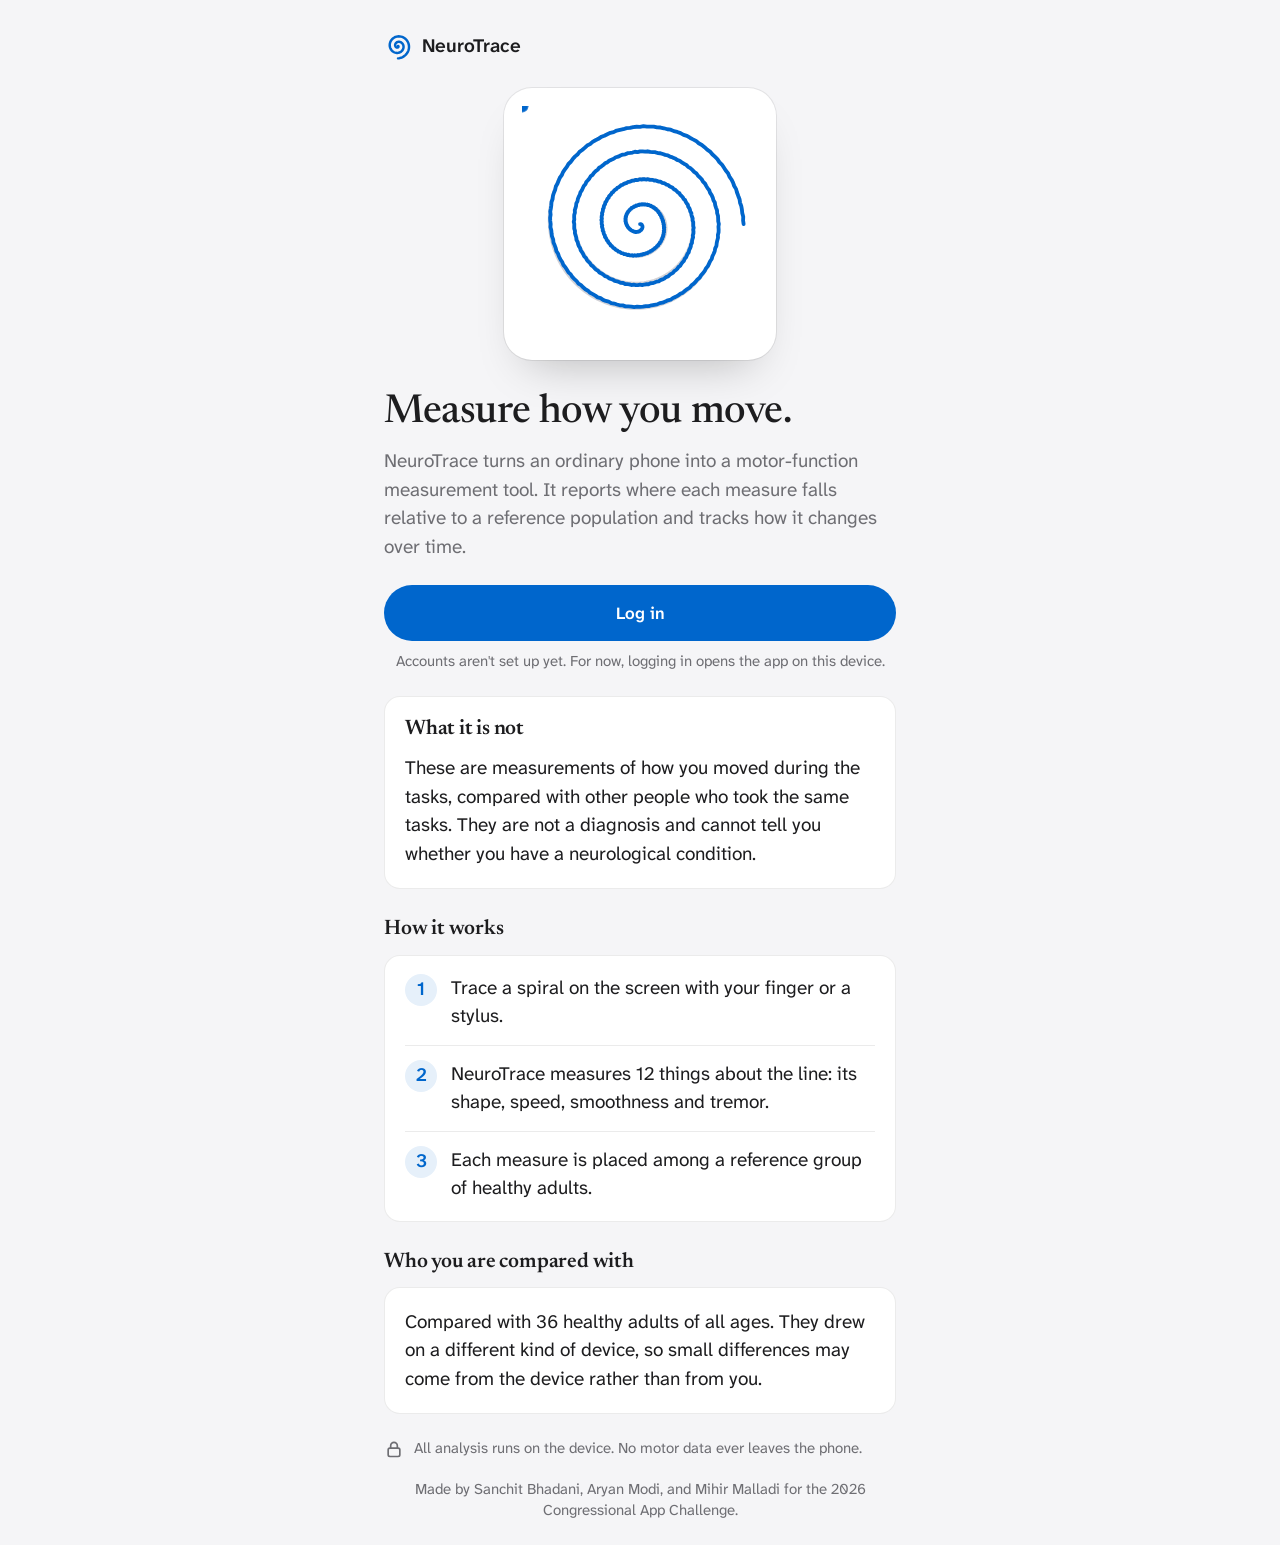
<file: app/index.html>
<!doctype html>
<!-- INDEX.HTML HOLDS EVERY SCREEN OF THE APP -->
<!-- APP.JS SHOWS ONE SCREEN AT A TIME AND FILLS IN THE SENTENCES FROM COPY.JS -->
<html lang="en">
<head>
  <meta charset="utf-8">

  <!-- Fit the page to the screen, and match the phone's top bar to light and dark mode -->
  <meta name="viewport" content="width=device-width, initial-scale=1, viewport-fit=cover">
  <meta name="color-scheme" content="light dark">
  <meta name="theme-color" content="#f5f5f7" media="(prefers-color-scheme: light)">
  <meta name="theme-color" content="#000000" media="(prefers-color-scheme: dark)">

  <!-- Let the app run full screen when it is added to the home screen of an iPhone or iPad -->
  <meta name="apple-mobile-web-app-capable" content="yes">
  <meta name="apple-mobile-web-app-status-bar-style" content="default">
  <meta name="apple-mobile-web-app-title" content="NeuroTrace">

  <!-- The description, the tab title and the icon -->
  <meta name="description" content="NeuroTrace turns an ordinary phone into a motor-function measurement tool.">
  <title>NeuroTrace</title>
  <link rel="icon" href="icon.svg" type="image/svg+xml">

  <!-- Load the two fonts early so the text doesn't switch fonts after it shows -->
  <link rel="preload" href="fonts/atkinson-hyperlegible-next-latin-wght.woff2" as="font" type="font/woff2" crossorigin>
  <link rel="preload" href="fonts/newsreader-latin-opsz.woff2" as="font" type="font/woff2" crossorigin>
  <link rel="stylesheet" href="styles.css">

  <script>
    // Before the first paint, put on the saved look so the page never flashes the wrong theme
    // or plays motion someone switched off
    // These are the same rules as applyMotion() in motion.js and applyTheme() in app.js
    try {

      // Read the saved settings and find the page's root element
      const p = JSON.parse(localStorage.getItem("neurotrace:prefs") || "{}");
      const r = document.documentElement;

      // Use the saved theme if it is light or dark, otherwise follow the device
      if (p.theme === "light" || p.theme === "dark") {
        r.dataset.theme = p.theme;
      }

      // Use the saved accent color, since blue is the default
      if (p.accent && p.accent !== "blue") {
        r.dataset.accent = p.accent;
      }

      // Reduce motion if it was set to reduced, or if it isn't set to full and the device asks for less motion
      let motion = "full";
      if (p.motion === "reduce" || (p.motion !== "full" && matchMedia("(prefers-reduced-motion: reduce)").matches)) {
        motion = "reduce";
      }
      r.dataset.motion = motion;
    } catch {

      // If the saved settings can't be read, keep the defaults
    }
  </script>

  <!-- The app itself -->
  <script type="module" src="app.js"></script>
</head>
<body>
<!-- Each route like #home or #dashboard has one <section class="screen">, and app.js shows one at a time -->
<!-- Full sentences are filled in from copy.js through data-copy (Global Constraint 10), so the markup only holds headings and control labels -->


<!-- THE HOME PAGE, WHICH IS ALL YOU SEE WHEN SIGNED OUT, AND THEN THE CHECK-IN STEPS -->

<!-- The home page -->
<section class="screen" id="screen-home" data-title="Home" hidden>
  <header class="brand">
    <svg viewBox="0 0 340 340" aria-hidden="true"><path class="mark"/></svg>
    <span class="brand-name">NeuroTrace</span>
  </header>
  <div class="hero">
    <svg viewBox="0 0 340 340" role="img" aria-label="A spiral traced by hand over the on-screen guide">
      <path class="art-guide"/>
      <path class="art-trace draw-in" id="hero-trace" pathLength="1"/>
      <circle class="pen-dot" r="9">
        <animateMotion dur="7s" begin="3s" repeatCount="indefinite" calcMode="linear">
          <mpath href="#hero-trace"/>
        </animateMotion>
      </circle>
    </svg>
  </div>
  <h1 tabindex="-1">Measure how you move.</h1>
  <p class="lede" data-copy="PITCH TRACKS"></p>
  <div class="home-actions">
    <button type="button" class="btn btn-primary" id="login">Log in</button>
    <p class="sub center" data-copy="LOGIN_NOTE"></p>
  </div>
  <div class="card notice">
    <h2 class="card-title">What it is not</h2>
    <p data-copy="NOT_A_DIAGNOSIS"></p>
  </div>
  <h2 class="section-title">How it works</h2>
  <ol class="card how" id="how-steps"><!-- Filled in by app.js with copy.HOW_STEPS --></ol>
  <h2 class="section-title">Who you are compared with</h2>
  <p class="card" id="about-reference"></p>
  <p class="lock about-lock">
    <svg class="icon" viewBox="0 0 24 24" aria-hidden="true">
      <rect x="5" y="11" width="14" height="10" rx="2"/>
      <path d="M8 11V8a4 4 0 0 1 8 0v3"/>
    </svg>
    <span data-copy="ON_DEVICE"></span>
  </p>
  <p class="sub center home-credit" data-copy="CREDIT"></p>
</section>

<!-- The consent boxes before a check-in -->
<section class="screen" id="screen-consent" data-title="Before you start" hidden>
  <div class="bar">
    <a class="back" href="#home"><svg class="icon" viewBox="0 0 24 24" aria-hidden="true"><path d="M15 5l-7 7 7 7"/></svg>Back</a>
    <div class="segments" role="progressbar" aria-label="Setup progress" aria-valuemin="1" aria-valuemax="3" aria-valuenow="1" aria-valuetext="Step 1 of 3">
      <span class="on"></span><span></span><span></span>
    </div>
  </div>
  <h1 tabindex="-1">Before you start</h1>
  <div class="card notice">
    <p data-copy="NOT_A_DIAGNOSIS"></p>
    <p class="sub" data-copy="MANY_THINGS_SHORT"></p>
  </div>
  <div class="card checks">
    <label class="check"><input type="checkbox" name="consent"><span data-copy="CONSENT_UNDERSTAND"></span></label>
    <label class="check"><input type="checkbox" name="consent"><span data-copy="CONSENT_ADULT"></span></label>
  </div>
  <div class="actions">
    <p class="sub center" id="consent-help" data-copy="CONSENT_HELP"></p>
    <button type="button" class="btn btn-primary" id="consent-continue" disabled>Continue</button>
  </div>
</section>

<!-- Your age and drawing hand -->
<section class="screen" id="screen-about" data-title="About you" hidden>
  <div class="bar">
    <a class="back" id="about-back" href="#consent"><svg class="icon" viewBox="0 0 24 24" aria-hidden="true"><path d="M15 5l-7 7 7 7"/></svg>Back</a>
    <div class="segments" role="progressbar" aria-label="Setup progress" aria-valuemin="1" aria-valuemax="3" aria-valuenow="2" aria-valuetext="Step 2 of 3">
      <span class="on"></span><span class="on"></span><span></span>
    </div>
  </div>
  <h1 tabindex="-1">About you</h1>
  <p class="lede" data-copy="ABOUT_WHY"></p>
  <fieldset>
    <legend>Your age</legend>
    <div class="chips" id="age-choices"><!-- One chip per copy.AGE_CHOICES, filled in by app.js --></div>
  </fieldset>
  <fieldset aria-describedby="hand-help">
    <legend>Drawing hand</legend>
    <div class="chips">
      <label class="chip"><input type="radio" name="hand" value="left"><span>Left hand</span></label>
      <label class="chip"><input type="radio" name="hand" value="right"><span>Right hand</span></label>
    </div>
  </fieldset>
  <p class="sub" id="hand-help" data-copy="HAND_HELP"></p>
  <div class="actions">
    <button type="button" class="btn btn-primary" id="about-continue" disabled>Continue</button>
  </div>
</section>

<!-- Tracing the spiral -->
<section class="screen" id="screen-draw" data-title="Trace the spiral" hidden>
  <div class="bar">
    <a class="bar-link" href="#testing">Cancel</a>
    <div class="bar-title" id="draw-count">Spiral 1 of 1</div>
  </div>
  <div class="segments" id="draw-progress" role="progressbar" aria-label="Spirals drawn" aria-valuemin="0" aria-valuemax="1" aria-valuenow="0">
    <span class="on"></span>
  </div>
  <h1 tabindex="-1">Trace the spiral</h1>
  <p class="lede" data-copy="DRAW_INSTRUCTION"></p>
  <div class="pad"><canvas id="draw-pad" role="img" aria-label="Drawing area with the spiral guide"></canvas></div>
  <div role="status">
    <p class="card status" id="draw-status" hidden>
      <svg class="icon" viewBox="0 0 24 24" aria-hidden="true">
        <circle cx="12" cy="12" r="9"/>
        <path d="M12 11v6"/>
        <path d="M12 7.5v.01"/>
      </svg>
      <span><strong></strong><span></span></span>
    </p>
  </div>
  <div class="actions pair">
    <button type="button" class="btn btn-secondary" id="draw-restart">Start over</button>
    <button type="button" class="btn btn-primary" id="draw-done" disabled>Done</button>
  </div>
</section>

<!-- The results of a check-in -->
<section class="screen" id="screen-results" data-title="Results" hidden>
  <div class="meta-row">
    <span class="sub" id="results-meta"></span>
    <a class="bar-link strong" href="#dashboard">Done</a>
  </div>
  <h1 tabindex="-1" id="results-title"></h1>
  <div id="results-body"></div>
  <div class="actions pair">
    <a class="btn btn-secondary" href="#about">Check again</a>
    <a class="btn btn-primary" href="#dashboard">Done</a>
  </div>
</section>

<!-- One training exercise, run by app.js and train.js -->
<!-- It has no tab bar since it is a focused task with its own way back to Training -->
<section class="screen" id="screen-exercise" data-title="Exercise" hidden>
  <div class="bar">
    <a class="back" href="#training"><svg class="icon" viewBox="0 0 24 24" aria-hidden="true"><path d="M15 5l-7 7 7 7"/></svg>Training</a>
    <div class="bar-title" id="ex-level"></div>
  </div>
  <h1 tabindex="-1" id="ex-title"></h1>
  <p class="lede" id="ex-instruction"></p>
  <div class="ex-progress" id="ex-progress"></div>
  <p class="ex-phase" id="ex-phase" aria-live="polite"></p>
  <div class="pad pad-wide"><canvas id="ex-pad" role="img" aria-label="Writing area with a baseline and a dashed target line"></canvas></div>
  <div class="pad pad-wide" hidden><canvas id="ex-tap" role="img" aria-label="Tapping area. Circles appear here one at a time."></canvas></div>
  <div role="status">
    <p class="card status" id="ex-status" hidden>
      <svg class="icon" viewBox="0 0 24 24" aria-hidden="true">
        <circle cx="12" cy="12" r="9"/>
        <path d="M12 11v6"/>
        <path d="M12 7.5v.01"/>
      </svg>
      <span><strong></strong><span></span></span>
    </p>
  </div>
  <div id="ex-result" aria-live="polite"></div>
  <div class="actions pair" id="ex-draw-actions">
    <button type="button" class="btn btn-secondary" id="ex-clear">Start over</button>
    <button type="button" class="btn btn-primary" id="ex-done" disabled>Done</button>
  </div>
  <div class="actions" id="ex-start-actions" hidden>
    <button type="button" class="btn btn-primary" id="ex-start">Start</button>
  </div>
  <div class="actions" id="ex-next-actions" hidden>
    <button type="button" class="btn btn-primary" id="ex-next">Next try</button>
  </div>
  <button type="button" class="text-btn" id="ex-too-hard">Too hard today</button>
</section>

<!-- THE DASHBOARD, TESTING, TRAINING, PROGRESS AND SETTINGS TABS -->

<!-- The dashboard, with the check-in, your medication and your past check-ins -->
<section class="screen tabbed" id="screen-dashboard" data-title="Dashboard" hidden>
  <header class="brand">
    <span class="brand-mascot" data-mascot="idle"></span>
    <span class="brand-name">NeuroTrace</span>
  </header>
  <div class="card checkin">
    <div class="checkin-row">
      <div>
        <h1 tabindex="-1">Spiral check-in</h1>
        <p class="lede" data-copy="CHECKIN_BLURB"></p>
      </div>
      <svg class="mini" viewBox="0 0 340 340" aria-hidden="true"><path class="art-guide"/><path class="art-trace"/></svg>
    </div>
    <a class="btn btn-primary" href="#about">Start a check-in</a>
  </div>
  <div class="card med" role="group" aria-labelledby="med-title">
    <h2 class="card-title" id="med-title">Your medication</h2>
    <p class="sub" data-copy="MED_BLURB"></p>
    <div class="field">
      <label class="field-label" for="med-name">Medication</label>
      <input class="text-input" id="med-name" type="text" autocomplete="off" placeholder="Name">
    </div>
    <div class="field">
      <label class="field-label" for="med-dose">Dose and times</label>
      <input class="text-input" id="med-dose" type="text" autocomplete="off" placeholder="For example, 1 tablet at 8 AM and 2 PM">
    </div>
    <button type="button" class="btn btn-secondary" disabled>Save medication</button>
    <p class="sub" data-copy="MED_NOT_SAVED"></p>
  </div>

  <h2 class="section-title">Your check-ins</h2>
  <div id="history">
    <div class="card empty">
      <span class="empty-mascot" data-mascot="idle"></span>
      <p data-copy="HISTORY_EMPTY"></p>
    </div>
  </div>
  <div class="actions">
    <p class="lock">
      <svg class="icon" viewBox="0 0 24 24" aria-hidden="true">
        <rect x="5" y="11" width="14" height="10" rx="2"/>
        <path d="M8 11V8a4 4 0 0 1 8 0v3"/>
      </svg>
      <span data-copy="ON_DEVICE"></span>
    </p>
  </div>
</section>

<!-- The testing tab -->
<section class="screen tabbed" id="screen-testing" data-title="Testing" hidden>
  <h1 tabindex="-1">Testing</h1>
  <p class="lede" data-copy="TESTING_BLURB"></p>
  <div class="card checkin">
    <div class="checkin-row">
      <div>
        <h2 class="card-title">Spiral test</h2>
        <p class="sub" data-copy="CHECKIN_BLURB"></p>
      </div>
      <svg class="mini" viewBox="0 0 340 340" aria-hidden="true"><path class="art-guide"/><path class="art-trace"/></svg>
    </div>
    <a class="btn btn-primary" href="#about">Start the spiral test</a>
  </div>
</section>

<!-- The training tab, where the exercise cards are real and app.js fills in each level -->
<!-- Today's focus and This week are still sample layouts and say so, following the demo and data honesty part of ClaimsRules -->
<section class="screen tabbed" id="screen-training" data-title="Training" hidden>
  <h1 tabindex="-1">Training</h1>
  <p class="lede" data-copy="TRAINING_BLURB"></p>
  <h2 class="section-title">Today&rsquo;s focus</h2>
  <div class="card focus">
    <div class="card-head">
      <h3 class="card-title">Steady tracing</h3>
      <span class="pill">Sample</span>
    </div>
    <p class="sub">Level 4 &middot; about 8 minutes</p>
    <p data-copy="TRAINING_WHY"></p>
    <p class="sub" data-copy="FOCUS_SAMPLE"></p>
    <button type="button" class="btn btn-primary" data-soon>Start</button>
  </div>
  <h2 class="section-title">All exercises</h2>
  <div class="exercise-grid">
    <button type="button" class="card exercise" data-exercise="big-writing">
      <span class="exercise-name">Big writing</span>
      <span class="sub"></span>
      <span class="sub"></span>
    </button>
    <button type="button" class="card exercise" data-exercise="rhythm">
      <span class="exercise-name">Rhythm</span>
      <span class="sub"></span>
      <span class="sub"></span>
    </button>
    <button type="button" class="card exercise" data-exercise="steady-tracing">
      <span class="exercise-name">Steady tracing</span>
      <span class="sub"></span>
      <span class="sub"></span>
    </button>
    <button type="button" class="card exercise" data-exercise="hand-skills">
      <span class="exercise-name">Hand skills</span>
      <span class="sub"></span>
      <span class="sub"></span>
    </button>
  </div>
  <h2 class="section-title">This week</h2>
  <div class="card week">
    <span class="pill week-pill">Sample</span>
    <div class="week-dots" role="img" aria-label="Practiced on 3 of 5 planned days this week">
      <span class="on"></span><span class="on"></span><span></span><span class="on"></span><span></span><span></span><span></span>
    </div>
    <p class="num">3 of 5 days</p>
    <p class="sub week-note" data-copy="WEEK_SAMPLE"></p>
    <a class="bar-link strong week-link" href="#progress">See progress<svg class="icon chevron" viewBox="0 0 24 24" aria-hidden="true"><path d="M9 5l7 7-7 7"/></svg></a>
  </div>
</section>

<!-- The progress tab -->
<section class="screen tabbed" id="screen-progress" data-title="Progress" hidden>
  <h1 tabindex="-1">Progress</h1>
  <p class="lede" data-copy="PROGRESS_BLURB"></p>
  <div id="progress-body"><!-- The first and latest check-in side by side, filled in by app.js --></div>
</section>

<!-- The settings tab -->
<section class="screen tabbed" id="screen-settings" data-title="Settings" hidden>
  <h1 tabindex="-1">Settings</h1>
  <h2 class="section-title">Your details</h2>
  <div class="card">
    <fieldset>
      <legend>Age group</legend>
      <div class="chips" id="settings-age"><!-- One chip per copy.AGE_CHOICES, filled in by app.js --></div>
    </fieldset>
    <fieldset>
      <legend>Drawing hand</legend>
      <div class="chips">
        <label class="chip"><input type="radio" name="s-hand" value="left"><span>Left hand</span></label>
        <label class="chip"><input type="radio" name="s-hand" value="right"><span>Right hand</span></label>
      </div>
    </fieldset>
    <p class="sub" data-copy="SETTINGS_DETAILS_HELP"></p>
  </div>
  <h2 class="section-title">Appearance</h2>
  <div class="card">
    <fieldset aria-describedby="appearance-help">
      <legend>Theme</legend>
      <div class="segmented">
        <label class="segment"><input type="radio" name="theme" value="auto"><span>Automatic</span></label>
        <label class="segment"><input type="radio" name="theme" value="light"><span>Light</span></label>
        <label class="segment"><input type="radio" name="theme" value="dark"><span>Dark</span></label>
      </div>
    </fieldset>
    <p class="sub" id="appearance-help" data-copy="APPEARANCE_HELP"></p>
    <fieldset aria-describedby="accent-help">
      <legend class="legend-split">Accent color <span class="legend-value" id="accent-current"></span></legend>
      <div class="accents" id="accent-choices"><!-- One swatch per copy.ACCENTS, filled in by app.js --></div>
    </fieldset>
    <p class="sub" id="accent-help" data-copy="ACCENT_HELP"></p>
  </div>
  <h2 class="section-title">Motion</h2>
  <div class="card">
    <fieldset aria-describedby="motion-help">
      <legend class="visually-hidden">Motion</legend>
      <div class="segmented">
        <label class="segment"><input type="radio" name="motion" value="auto"><span>Automatic</span></label>
        <label class="segment"><input type="radio" name="motion" value="full"><span>Full</span></label>
        <label class="segment"><input type="radio" name="motion" value="reduce"><span>Reduced</span></label>
      </div>
    </fieldset>
    <p class="sub" id="motion-help" data-copy="MOTION_HELP"></p>
  </div>
  <h2 class="section-title">Your data</h2>
  <div class="card">
    <p class="sub" data-copy="DELETE_HELP"></p>
    <button type="button" class="btn btn-secondary" id="delete-all">Delete all check-ins</button>
    <p class="sub" id="delete-status" role="status"></p>
  </div>
  <h2 class="section-title">For researchers</h2>
  <div class="card">
    <p class="sub" data-copy="COLLECTION_HELP"></p>
    <a class="btn btn-secondary" href="#collect">Open collection mode</a>
    <p class="sub" data-copy="PRACTICE_EXPORT_HELP"></p>
    <button type="button" class="btn btn-secondary" id="export-practice">Export practice tries</button>
  </div>
  <h2 class="section-title">Account</h2>
  <div class="card">
    <p class="sub" data-copy="LOGOUT_HELP"></p>
    <button type="button" class="btn btn-secondary" id="logout">Log out</button>
  </div>
</section>

<!-- Shown when a check-in can't be scored -->
<section class="screen" id="screen-error" data-title="Error" hidden>
  <h1 tabindex="-1">We can't show results</h1>
  <p class="lede" id="error-message"></p>
  <p class="lede" data-copy="NOTHING_SCORED"></p>
  <div class="actions">
    <a class="btn btn-secondary" href="#dashboard">Dashboard</a>
  </div>
</section>

<!-- COLLECTION MODE, RUN BY THE RESEARCH TEAM ON AN IPAD -->

<!-- Picking a new or returning participant -->
<section class="screen collect-screen" id="screen-collect" data-title="Tester collection" hidden>
  <header class="topbar">
    <div class="topbar-brand">
      <svg viewBox="0 0 340 340" aria-hidden="true"><path class="mark"/></svg>
      <span class="brand-name">NeuroTrace</span><span class="topbar-mode">Collection mode</span>
    </div>
    <a href="#settings">Exit</a>
  </header>
  <div class="col">
    <h1 tabindex="-1">Tester collection</h1>
    <p class="lede" data-copy="COLLECT_INTRO"></p>
    <div class="collect-grid">
      <div class="card">
        <h2>New participant</h2>
        <p class="lede" data-copy="NEW_PARTICIPANT"></p>
        <div class="id-box"><span class="id-label">Participant ID</span><span class="mono" id="collect-new-id"></span></div>
        <button type="button" class="btn btn-primary" id="collect-start">Start session 1</button>
      </div>
      <div class="card">
        <h2>Returning</h2>
        <p class="lede" data-copy="RETURNING_BLURB"></p>
        <div id="collect-returning"></div>
      </div>
    </div>
    <div class="card export-card" id="collect-unexported" hidden>
      <div>
        <h2 id="unexported-title"></h2>
        <p class="lede" data-copy="UNEXPORTED_HELP"></p>
      </div>
      <button type="button" class="btn btn-secondary" id="collect-export-all">Export all</button>
    </div>
  </div>
</section>

<!-- The participant's details -->
<section class="screen collect-screen" id="screen-collect-details" data-title="About the participant" hidden>
  <header class="topbar">
    <div class="topbar-brand">
      <svg viewBox="0 0 340 340" aria-hidden="true"><path class="mark"/></svg>
      <span class="brand-name">NeuroTrace</span><span class="topbar-mode">Collection mode</span>
    </div>
    <a href="#settings">Exit</a>
  </header>
  <div class="col">
    <div class="meta-row">
      <a class="back" href="#collect"><svg class="icon" viewBox="0 0 24 24" aria-hidden="true"><path d="M15 5l-7 7 7 7"/></svg>Back</a>
      <span class="pill" id="details-session"></span>
    </div>
    <h1 tabindex="-1">About the participant</h1>
    <div class="card form-card" id="details-form">
      <label class="check"><input type="checkbox" id="c-consent"><span data-copy="COLLECT_CONSENT"></span></label>
      <div class="form-row">
        <label for="c-age">Age</label>
        <input class="num-input" id="c-age" type="number" inputmode="numeric" min="18" max="110" autocomplete="off">
        <span class="sub" id="c-bracket"></span>
      </div>
      <fieldset>
        <legend>Drawing hand</legend>
        <div class="chips">
          <label class="chip"><input type="radio" name="c-hand" value="left"><span>Left</span></label>
          <label class="chip"><input type="radio" name="c-hand" value="right"><span>Right</span></label>
        </div>
      </fieldset>
      <fieldset aria-describedby="dx-note">
        <legend>Diagnosis</legend>
        <div class="chips">
          <label class="chip"><input type="radio" name="c-dx" value="none"><span>None</span></label>
          <label class="chip"><input type="radio" name="c-dx" value="parkinsons"><span>Parkinson&rsquo;s</span></label>
          <label class="chip"><input type="radio" name="c-dx" value="essential_tremor"><span>Essential tremor</span></label>
          <label class="chip"><input type="radio" name="c-dx" value="other"><span>Other</span></label>
        </div>
        <p class="sub" id="dx-note" data-copy="DIAGNOSIS_NOTE"></p>
      </fieldset>
      <div class="form-row" id="c-med-row" hidden>
        <label for="c-med">Hours since last dose</label>
        <input class="num-input" id="c-med" type="number" inputmode="decimal" min="0" step="0.5" autocomplete="off">
        <span class="sub" data-copy="MED_HELP"></span>
      </div>
    </div>
    <div class="actions">
      <p class="sub center" id="details-help"></p>
      <button type="button" class="btn btn-primary" id="details-begin" disabled>Begin spirals</button>
    </div>
  </div>
</section>

<!-- Drawing the three spirals -->
<section class="screen collect-screen" id="screen-collect-draw" data-title="Collection spiral" hidden>
  <header class="topbar">
    <div class="topbar-brand">
      <svg viewBox="0 0 340 340" aria-hidden="true"><path class="mark"/></svg>
      <span class="brand-name">NeuroTrace</span><span class="topbar-mode">Collection mode</span>
    </div>
    <a href="#settings">Exit</a>
  </header>
  <div class="col centered">
    <div class="bar">
      <a class="back" id="collect-back" href="#collect-details"><svg class="icon" viewBox="0 0 24 24" aria-hidden="true"><path d="M15 5l-7 7 7 7"/></svg>Back</a>
      <h1 tabindex="-1" class="bar-title" id="collect-count">Spiral 1 of 3</h1>
      <span class="sub" id="collect-session"></span>
    </div>
    <div class="segments" id="collect-progress" role="progressbar" aria-label="Spirals drawn" aria-valuemin="0" aria-valuemax="3" aria-valuenow="0">
      <span class="on"></span><span></span><span></span>
    </div>
    <p class="lede" data-copy="COLLECT_DRAW_INSTRUCTION"></p>
    <div class="pad"><canvas id="collect-pad" role="img" aria-label="Drawing area with the spiral guide"></canvas></div>
    <p class="card status" id="collect-status" hidden>
      <svg class="icon" viewBox="0 0 24 24" aria-hidden="true">
        <circle cx="12" cy="12" r="9"/>
        <path d="M12 11v6"/>
        <path d="M12 7.5v.01"/>
      </svg>
      <span><strong></strong><span></span></span>
    </p>
    <div class="actions pair">
      <button type="button" class="btn btn-secondary" id="collect-redo">
        <svg class="icon" viewBox="0 0 24 24" aria-hidden="true">
          <path d="M4 4v6h6"/>
          <path d="M5.5 15a7 7 0 1 0 1.6-7.3L4 10"/>
        </svg>Redo this spiral
      </button>
      <button type="button" class="btn btn-primary" id="collect-next" disabled>Next spiral</button>
    </div>
  </div>
</section>

<!-- The end of a session -->
<section class="screen collect-screen" id="screen-collect-done" data-title="Session saved" hidden>
  <header class="topbar">
    <div class="topbar-brand">
      <svg viewBox="0 0 340 340" aria-hidden="true"><path class="mark"/></svg>
      <span class="brand-name">NeuroTrace</span><span class="topbar-mode">Collection mode</span>
    </div>
    <a href="#settings">Exit</a>
  </header>
  <div class="col centered">
    <div class="done-mark"><svg class="icon" viewBox="0 0 24 24" aria-hidden="true"><path d="M5 12.5l4.5 4.5L19 7.5"/></svg></div>
    <h1 tabindex="-1">Session saved</h1>
    <p class="lede" data-copy="SESSION_SAVED"></p>
    <div id="done-summary"></div>
    <div class="actions">
      <button type="button" class="btn btn-primary" id="done-export">
        <svg class="icon" viewBox="0 0 24 24" aria-hidden="true">
          <path d="M12 3v12"/>
          <path d="M8 7l4-4 4 4"/>
          <path d="M5 12v7a2 2 0 0 0 2 2h10a2 2 0 0 0 2-2v-7"/>
        </svg>Export session
      </button>
      <a class="btn btn-secondary" href="#collect">Next participant</a>
    </div>
  </div>
</section>


<!-- THE PARTS SHARED BY EVERY SCREEN -->

<!-- The tab bar, only shown on the five tab screens, which need a login -->
<nav class="tabbar" id="tabbar" aria-label="Main" hidden>
  <span class="tab-lens" aria-hidden="true"></span>
  <a href="#dashboard" data-tab="dashboard">
    <svg class="icon" viewBox="0 0 24 24" aria-hidden="true">
      <rect x="4" y="4" width="7" height="7" rx="1.5"/>
      <rect x="13" y="4" width="7" height="7" rx="1.5"/>
      <rect x="4" y="13" width="7" height="7" rx="1.5"/>
      <rect x="13" y="13" width="7" height="7" rx="1.5"/>
    </svg>
    <span>Dashboard</span>
  </a>
  <a href="#testing" data-tab="testing">
    <svg class="icon" viewBox="0 0 24 24" aria-hidden="true"><path d="M12.8 12.0L12.9 12.3L13.0 12.6L12.9 13.0L12.6 13.4L12.2 13.7L11.7 13.9L11.1 13.9L10.5 13.7L9.9 13.3L9.4 12.8L9.2 12.0L9.1 11.1L9.3 10.3L9.8 9.4L10.5 8.7L11.5 8.3L12.6 8.1L13.7 8.2L14.8 8.7L15.8 9.6L16.5 10.7L16.9 12.0L16.9 13.4L16.4 14.9L15.6 16.1L14.3 17.1L12.8 17.8L11.1 18.0L9.4 17.6L7.8 16.8L6.5 15.6L5.5 13.9L5.1 12.0L5.2 10.0L5.8 8.0L7.1 6.3L8.8 5.0L10.9 4.2L13.1 4.0L15.4 4.5L17.5 5.6L19.3 7.3L20.5 9.5L21.0 12.0"/></svg>
    <span>Testing</span>
  </a>
  <a href="#training" data-tab="training">
    <svg class="icon" viewBox="0 0 24 24" aria-hidden="true">
      <rect x="5" y="6" width="3" height="12" rx="1"/>
      <rect x="16" y="6" width="3" height="12" rx="1"/>
      <rect x="2" y="9" width="3" height="6" rx="1"/>
      <rect x="19" y="9" width="3" height="6" rx="1"/>
      <path d="M8 12h8"/>
    </svg>
    <span>Training</span>
  </a>
  <a href="#progress" data-tab="progress">
    <svg class="icon" viewBox="0 0 24 24" aria-hidden="true">
      <path d="M4 20h16"/>
      <path d="M5 16l4-5 4 3 6-8"/>
    </svg>
    <span>Progress</span>
  </a>
  <a href="#settings" data-tab="settings">
    <svg class="icon" viewBox="0 0 24 24" aria-hidden="true">
      <path d="M4 7h9M17 7h3M4 17h3M11 17h9"/>
      <circle cx="15" cy="7" r="2"/>
      <circle cx="9" cy="17" r="2"/>
    </svg>
    <span>Settings</span>
  </a>
</nav>

<!-- The compact title bar, which shows the screen's h1 once the large title scrolls away -->
<div class="compact-bar" id="compact-bar" aria-hidden="true"><span></span></div>

<!-- The short message that pops up, like Saved -->
<div class="toast" id="toast" role="status"><svg class="icon" viewBox="0 0 24 24" aria-hidden="true"><path d="M5 12.5l4.5 4.5L19 7.5"/></svg><span></span></div>

<!-- Shown while a finished check-in is scored and saved, by measuring() in motion.js -->
<div class="measuring" id="measuring" role="status" hidden>
  <div class="measuring-card">
    <span class="measuring-mascot" data-mascot="thinking"></span>
    <p class="measuring-title" data-copy="MEASURING"></p>
    <ol class="measuring-steps" id="measuring-steps"><!-- Filled in by app.js with copy.MEASURE_STEPS --></ol>
  </div>
</div>
</body>
</html>
</file>
<file: app/styles.css>
/* STYLES.CSS HOLDS HOW EVERY SCREEN OF THE APP LOOKS */
/* IT HAS THE COLORS FOR LIGHT AND DARK MODE, THE LAYOUT OF EACH SCREEN AND THE ANIMATIONS */
/* THE END OF THE FILE HAS THE RULES FOR REDUCED MOTION AND HIGH CONTRAST */


/* THE TWO FONTS, LOADED FROM THE FONTS FOLDER */

/* Atkinson Hyperlegible Next, for body text */
@font-face {
  font-family: "Atkinson Hyperlegible Next";
  src: url("fonts/atkinson-hyperlegible-next-latin-wght.woff2") format("woff2");
  font-weight: 200 800;
  font-style: normal;
  font-display: swap;
}
/* Newsreader, for headings */
@font-face {
  font-family: "Newsreader";
  src: url("fonts/newsreader-latin-opsz.woff2") format("woff2");
  font-weight: 200 800;
  font-style: normal;
  font-display: swap;
}


/* THE COLORS, SIZES AND TIMING USED EVERYWHERE */

/* Measure every box with its padding and border included */
*, *::before, *::after { box-sizing: border-box; }

:root {
  /* The light mode colors, where the accent comes from the accent color picked */
  --bg: #f5f5f7;
  --surface: #ffffff;
  --ink: #1d1d1f;
  --ink2: #6e6e73;
  --line: rgba(0, 0, 0, 0.08);
  --fill: #e8e8ed;
  --guide: #d2d2d7;
  --accent: var(--a-light);
  --accent-fill: var(--a-light);
  --accent-soft: color-mix(in srgb, var(--a-light) 10%, #ffffff);

  /* The width of thin lines, which becomes 2 px with high contrast */
  --hair: 1px;

  /* One point of text, so every size follows the device's text size, and the body text size */
  --px: calc(1rem / 17);
  --body: calc(17 * var(--px));

  /* The easing curve every animation uses, and the fonts for body text and headings */
  --ease: cubic-bezier(0.22, 1, 0.36, 1);
  --font-body: "Atkinson Hyperlegible Next", system-ui, -apple-system, sans-serif;
  --font-display: "Newsreader", "Iowan Old Style", Georgia, serif;
  color-scheme: light dark;
}

/* Each accent color has a light mode color, a dark mode color, and a dark mode color for filled buttons */
/* Blue is the default */
:root {
  --a-light: #0066cc;
  --a-dark: #2997ff;
  --a-fill-dark: #0071e3;
}
:root[data-accent="indigo"] {
  --a-light: #4f46e5;
  --a-dark: #8e8cff;
  --a-fill-dark: #5b54e8;
}
:root[data-accent="violet"] {
  --a-light: #7c3aed;
  --a-dark: #bf8bff;
  --a-fill-dark: #8b4ff0;
}
:root[data-accent="teal"] {
  --a-light: #00747a;
  --a-dark: #40c8d4;
  --a-fill-dark: #00808a;
}
:root[data-accent="amber"] {
  --a-light: #a65200;
  --a-dark: #ffa94d;
  --a-fill-dark: #b35900;
}
:root[data-accent="rose"] {
  --a-light: #c2185b;
  --a-dark: #ff7eb0;
  --a-fill-dark: #c7206a;
}
:root[data-accent="graphite"] {
  --a-light: #4a4a4f;
  --a-dark: #b8b8be;
  --a-fill-dark: #5a5a60;
}

/* Dark mode colors, used when the device is in dark mode unless light was picked */
@media (prefers-color-scheme: dark) {
  :root:not([data-theme="light"]) {
    --bg: #000000;
    --surface: #1c1c1e;
    --ink: #f5f5f7;
    --ink2: #aeaeb2;
    --line: rgba(255, 255, 255, 0.1);
    --fill: #3a3a3c;
    --guide: #48484a;
    --accent: var(--a-dark);
    --accent-fill: var(--a-fill-dark);
    --accent-soft: color-mix(in srgb, var(--a-fill-dark) 32%, #000000);
  }
}
/* The same dark mode colors when dark was picked */
:root[data-theme="dark"] {
  --bg: #000000;
  --surface: #1c1c1e;
  --ink: #f5f5f7;
  --ink2: #aeaeb2;
  --line: rgba(255, 255, 255, 0.1);
  --fill: #3a3a3c;
  --guide: #48484a;
  --accent: var(--a-dark);
  --accent-fill: var(--a-fill-dark);
  --accent-soft: color-mix(in srgb, var(--a-fill-dark) 32%, #000000);
  color-scheme: dark;
}
/* Light mode when light was picked */
:root[data-theme="light"] { color-scheme: light; }

/* Bigger body text on wider screens */
@media (min-width: 700px) {
  :root { --body: calc(19 * var(--px)); }
}


/* THE PAGE, TEXT AND LINKS */

/* Make the base text size 17 px, and stop phones from resizing text on their own */
html {
  font-size: 106.25%;
  -webkit-text-size-adjust: 100%;
  background: var(--bg);
}

/* On iPhone and iPad, follow the text size set in Settings */
@supports (font: -apple-system-body) and (-webkit-touch-callout: none) {
  html { font: -apple-system-body; }
}

body {
  margin: 0;
  background: var(--bg);
  color: var(--ink);
  font-family: var(--font-body);
  font-size: var(--body);
  line-height: 1.5;
  -webkit-font-smoothing: antialiased;
}

/* Take the default spacing off headings and paragraphs */
/* Use the accent color for selected text, the text cursor and form controls */
h1, h2, h3, p { margin: 0; }
::selection { background: color-mix(in srgb, var(--accent) 22%, transparent); }
input { caret-color: var(--accent); }
html { accent-color: var(--accent); }

/* Hide scrollbars */
* { scrollbar-width: none; }
*::-webkit-scrollbar { display: none; }
/* Headings use the heading font */
h1, h2, h3 {
  font-family: var(--font-display);
  font-weight: 600;
  letter-spacing: -0.01em;
  font-optical-sizing: auto;
}
h1 { font-weight: 500; }
/* Buttons and text boxes use the same text as the page */
button, input {
  font: inherit;
  letter-spacing: inherit;
  color: inherit;
}
a { color: var(--accent); text-decoration: none; }
svg { display: block; }

/* Show a clear outline on whatever has keyboard focus, but not on titles that get focus when a screen opens */
:focus-visible { outline: 3px solid var(--accent); outline-offset: 3px; }

h1:focus { outline: none; }


/* SCREENS */

/* Each screen is one column that fills the screen, keeps clear of the notch and the home bar, and slides in when it opens */
.screen {
  display: flex;
  flex-direction: column;
  width: 100%;
  max-width: 560px;
  margin-inline: auto;
  min-height: 100vh;
  min-height: 100svh;
  padding:
    max(env(safe-area-inset-top), 24px)
    max(env(safe-area-inset-right), 24px)
    max(env(safe-area-inset-bottom), 24px)
    max(env(safe-area-inset-left), 24px);
  animation: enter 280ms var(--ease) both;
}

/* Anything hidden stays hidden, whatever other rules say */
[hidden] { display: none !important; }

@keyframes enter {
  from { opacity: 0; transform: translateY(8px); }
}


/* PIECES SHARED BY MANY SCREENS */

/* The buttons at the bottom of a screen, side by side when there are two */
.actions {
  margin-top: auto;
  padding-top: 24px;
  display: flex;
  flex-direction: column;
  gap: 12px;
}
.actions.pair {
  display: grid;
  grid-template-columns: repeat(2, minmax(0, 1fr));
}

/* Screen titles */
h1 {
  margin-top: 16px;
  font-size: calc(34 * var(--px));
  line-height: 1.1;
  text-wrap: balance;
}

/* The text under a title, and smaller gray text */
.lede { color: var(--ink2); text-wrap: pretty; }
h1 + .lede { margin-top: 10px; }

.sub {
  font-size: calc(15 * var(--px));
  line-height: 1.4;
  color: var(--ink2);
  text-wrap: pretty;
}
.center { text-align: center; }

/* Section headings */
.section-title {
  margin-top: 28px;
  font-size: calc(21 * var(--px));
  line-height: 1.2;
}

/* Fixed width text for participant IDs */
.mono {
  font-family: ui-monospace, SFMono-Regular, Menlo, monospace;
  letter-spacing: 0.06em;
}

/* The NeuroTrace name and logo at the top */
.brand {
  display: flex;
  align-items: center;
  gap: 10px;
  min-height: 44px;
}
.brand svg {
  width: 28px;
  height: 28px;
  flex-shrink: 0;
}
.brand-name {
  font-size: calc(19 * var(--px));
  font-weight: 600;
}

/* The spiral logo, and the spiral guide and traced line in the drawings */
.mark {
  fill: none;
  stroke: var(--accent);
  stroke-width: 30;
  stroke-linecap: round;
  stroke-linejoin: round;
}
.art-guide {
  fill: none;
  stroke: var(--guide);
  stroke-width: 3;
}
.art-trace {
  fill: none;
  stroke: var(--accent);
  stroke-width: 5.5;
  stroke-linecap: round;
  stroke-linejoin: round;
}

/* The spiral drawing on the home page, which draws itself in */
.hero {
  margin-top: 20px;
  align-self: center;
  width: 272px;
  width: clamp(180px, 100svh - 572px, 272px);
  aspect-ratio: 1;
  border-radius: 28px;
  background: var(--surface);
  box-shadow: 0 0 0 1px var(--line), 0 24px 48px -24px rgba(0, 0, 0, 0.28);
  display: grid;
  place-items: center;
}
.hero svg { width: 86.8%; height: 86.8%; }

.draw-in {
  stroke-dasharray: 1;
  stroke-dashoffset: 1;
  animation: draw-in 2.6s var(--ease) 0.3s forwards;
}
@keyframes draw-in {
  to { stroke-dashoffset: 0; }
}

/* The lock note that says everything stays on the device */
.lock {
  display: flex;
  gap: 10px;
  align-items: flex-start;
  font-size: calc(15 * var(--px));
  line-height: 1.4;
  color: var(--ink2);
}
.lock svg {
  width: 20px;
  height: 20px;
  margin-top: 1px;
}

/* Line icons */
.icon {
  flex-shrink: 0;
  fill: none;
  stroke: currentColor;
  stroke-width: 2;
  stroke-linecap: round;
  stroke-linejoin: round;
}


/* BUTTONS AND LINKS */

/* Buttons, which shrink a little when pressed */
.btn {
  display: flex;
  align-items: center;
  justify-content: center;
  gap: 8px;
  min-height: 56px;
  padding: 8px 24px;
  border: 0;
  border-radius: 999px;
  font-size: calc(17 * var(--px));
  font-weight: 600;
  line-height: 1.2;
  text-align: center;
  cursor: pointer;
  -webkit-tap-highlight-color: transparent;
  transition: transform 120ms var(--ease), opacity 120ms;
}

.btn:active:not(:disabled) { transform: scale(0.97); opacity: 0.8; }
/* Filled, outlined and turned off buttons */
.btn-primary { background: var(--accent-fill); color: #ffffff; }
.btn-secondary {
  background: transparent;
  color: var(--accent);
  box-shadow: inset 0 0 0 1.5px var(--accent);
}
.btn:disabled {
  background: var(--fill);
  color: var(--ink2);
  box-shadow: none;
  cursor: default;
}
.btn svg {
  width: 22px;
  height: 22px;
  stroke-width: 2.2;
}

/* Text links like Back, Done and Exit, big enough to tap */
.bar-link, .back, .links a, .topbar a {
  display: flex;
  align-items: center;
  min-width: 44px;
  min-height: 44px;
  -webkit-tap-highlight-color: transparent;
}
.bar-link, .back { font-size: calc(17 * var(--px)); }
.bar-link.strong { justify-content: flex-end; font-weight: 600; }
.back {
  gap: 2px;
  margin-left: -8px;
  justify-self: start;
}
.back svg {
  width: 24px;
  height: 24px;
  stroke-width: 2.2;
}

/* A row of links */
.links {
  display: flex;
  flex-wrap: wrap;
  column-gap: 24px;
}
.links a { font-size: calc(15 * var(--px)); }

/* The bar at the top of some screens, with a link on the left, a title in the middle and room on the right */
.bar {
  display: grid;
  grid-template-columns: 88px minmax(0, 1fr) 88px;
  align-items: center;
  min-height: 44px;
}
.bar > :nth-child(2) { justify-self: center; text-align: center; }
.bar > :nth-child(3) { justify-self: end; text-align: right; }
.bar-title {
  margin: 0;
  font-size: calc(17 * var(--px));
  font-weight: 600;
  line-height: 1.3;
}

/* A row with text on the left and a link on the right */
.meta-row {
  display: flex;
  align-items: center;
  justify-content: space-between;
  gap: 12px;
  min-height: 44px;
}

/* The progress segments, where filled ones are done */
.segments {
  display: flex;
  gap: 6px;
  width: 120px;
}
.segments span {
  flex-grow: 1;
  height: 5px;
  border-radius: 3px;
  background: var(--fill);
}
.segments .on { background: var(--accent); }

/* Small rounded labels like Sample */
.pill {
  padding: 6px 12px;
  border-radius: 999px;
  background: var(--fill);
  font-size: calc(15 * var(--px));
  font-weight: 600;
}
.pill:empty { display: none; }


/* CARDS, CHECKBOXES AND CHOICES */

/* Cards */
.card {
  padding: 20px;
  border-radius: 16px;
  background: var(--surface);
  border: var(--hair) solid var(--line);
  display: flex;
  flex-direction: column;
  gap: 12px;
}

.notice { margin-top: 24px; }

/* The consent checkboxes, in one card with a line between them */
.checks {
  margin-top: 16px;
  padding: 0;
  gap: 0;
  overflow: hidden;
}
.check {
  position: relative;
  display: flex;
  align-items: center;
  gap: 16px;
  min-height: 72px;
  padding: 14px 20px;
  line-height: 1.35;
  cursor: pointer;
}
.check + .check::before {
  content: "";
  position: absolute;
  top: 0;
  left: 62px;
  right: 0;
  height: var(--hair);
  background: var(--line);
}
.check input {
  width: 26px;
  height: 26px;
  margin: 0;
  flex-shrink: 0;
  accent-color: var(--accent);
}

/* Groups of choices, like age and drawing hand */
fieldset {
  margin: 28px 0 0;
  padding: 0;
  border: 0;
  min-width: 0;
}
legend {
  padding: 0;
  font-weight: 600;
  line-height: 1.3;
}
/* Choice chips in two columns, which fill in when picked */
.chips {
  margin-top: 12px;
  display: grid;
  grid-template-columns: repeat(2, minmax(0, 1fr));
  gap: 10px;
}
.chip { position: relative; display: flex; }
.chip input {
  position: absolute;
  inset: 0;
  margin: 0;
  opacity: 0;
}
.chip span {
  position: relative;
  flex-grow: 1;
  display: flex;
  align-items: center;
  justify-content: center;
  min-height: 52px;
  padding: 6px 12px;
  border-radius: 999px;
  background: var(--surface);
  box-shadow: inset 0 0 0 var(--hair) var(--line);
  line-height: 1.2;
  text-align: center;
  cursor: pointer;
  -webkit-tap-highlight-color: transparent;
  transition: transform 120ms var(--ease), opacity 120ms;
}
.chip input:checked + span {
  background: var(--accent-soft);
  box-shadow: inset 0 0 0 2px var(--accent);
  font-weight: 600;
}
.chip input:focus-visible + span { outline: 3px solid var(--accent); outline-offset: 3px; }
.chip:active span { transform: scale(0.97); opacity: 0.8; }
fieldset + .sub { margin-top: 10px; }


/* THE HOME PAGE */

#screen-home h1 {
  margin-top: 32px;
  font-size: calc(40 * var(--px));
  line-height: 1.08;
}
#screen-home .lede { margin-top: 12px; }
.home-actions {
  margin-top: 24px;
  display: flex;
  flex-direction: column;
  gap: 10px;
}
.home-credit { margin-top: 20px; }


/* THE DASHBOARD */

/* The check-in card, with a small spiral next to its text */
#screen-dashboard .brand-name { font-size: calc(21 * var(--px)); }
.checkin { margin-top: 16px; gap: 16px; }
.checkin-row {
  display: flex;
  gap: 16px;
  align-items: center;
}
.checkin-row > div {
  flex-grow: 1;
  display: flex;
  flex-direction: column;
  gap: 6px;
}
#screen-dashboard h1 {
  margin: 0;
  font-size: calc(24 * var(--px));
  line-height: 1.15;
}

#screen-dashboard h1 + .lede { margin: 0; line-height: 1.45; }
.mini {
  width: 92px;
  height: 92px;
  flex-shrink: 0;
}
.mini .art-guide { stroke-width: 7; }
.mini .art-trace { stroke-width: 13; }
/* The card shown before the first check-in */
.empty {
  margin-top: 12px;
  padding: 24px 20px;
  color: var(--ink2);
  text-wrap: pretty;
}

/* The lock note at the bottom */
#screen-dashboard .actions { gap: 8px; }

/* The medication card and its text boxes */
.med { margin-top: 16px; }
.field {
  display: flex;
  flex-direction: column;
  gap: 6px;
}
.field-label { font-weight: 600; }
.text-input {
  width: 100%;
  min-height: 56px;
  padding: 0 16px;
  border: 0;
  border-radius: 12px;
  box-shadow: inset 0 0 0 var(--hair) var(--guide);
  background: var(--surface);
}
.text-input::placeholder { color: var(--ink2); opacity: 1; }


/* THE TESTING AND TRAINING TABS */

/* The spiral test card */
#screen-testing .checkin { margin-top: 24px; }

/* A title with something next to it */
.title-row {
  display: flex;
  align-items: center;
  gap: 12px;
  margin-top: 16px;
}
.title-row h1 { margin-top: 0; }
.title-row + .lede { margin-top: 10px; }
/* Today's focus card */
.focus { margin-top: 12px; }
.focus .btn { margin-top: 4px; }
/* The exercise cards, two across, which shrink a little when pressed */
.exercise-grid {
  margin-top: 12px;
  display: grid;
  grid-template-columns: repeat(2, minmax(0, 1fr));
  gap: 12px;
}
.exercise {
  gap: 2px;
  width: 100%;
  text-align: left;
  font: inherit;
  color: var(--ink);
  cursor: pointer;
  -webkit-tap-highlight-color: transparent;
  transition: transform 160ms var(--ease);
}
.exercise:active { transform: scale(0.97); }
.exercise-name {
  font-weight: 600;
  line-height: 1.3;
  margin-bottom: 2px;
}

/* The This week card, with a dot for each day */
.week {
  margin-top: 12px;
  flex-direction: row;
  flex-wrap: wrap;
  align-items: center;
  gap: 12px 20px;
}
.week-dots { display: flex; gap: 10px; }
.week-dots span {
  width: 14px;
  height: 14px;
  border-radius: 50%;
  background: var(--fill);
}
.week-dots .on { background: var(--accent); }
.week .num { font-weight: 600; }
.week-link { margin-left: auto; gap: 2px; }

/* A card's title row, with a label on the right */
.card-head {
  display: flex;
  align-items: center;
  justify-content: space-between;
  gap: 12px;
}
.week-note { flex-basis: 100%; order: 1; }

/* Hidden buttons and button rows stay hidden */
.btn[hidden], .actions[hidden] { display: none; }


/* AN EXERCISE */

/* The wide drawing area for exercises */
.pad.pad-wide { width: 100%; aspect-ratio: 3 / 2; }
/* The level progress, with a dot for each hit */
.ex-progress {
  margin-top: 14px;
  display: flex;
  flex-wrap: wrap;
  align-items: center;
  gap: 6px 16px;
}
.hit-dots { display: flex; gap: 8px; }
.hit-dots span {
  width: 14px;
  height: 14px;
  border-radius: 50%;
  background: var(--fill);
}
.hit-dots .on { background: var(--accent); }
/* Each measure in a try's result */
.ex-row {
  display: flex;
  flex-direction: column;
  gap: 2px;
  padding-top: 12px;
  border-top: var(--hair) solid var(--line);
}

/* The step shown above the drawing area, with room for two lines on phones */
.ex-phase {
  margin-top: 10px;
  min-height: 3em;
  font-weight: 600;
}
@media (min-width: 700px) {
  .ex-phase { min-height: 1.5em; }
}
.ex-phase + .pad { margin-top: 10px; }
.pad[hidden] { display: none; }
.ex-row-name { font-weight: 600; }
.ex-level-note { font-weight: 600; }
/* The Too hard today button */
.text-btn {
  align-self: center;
  min-height: 44px;
  margin-top: 8px;
  padding: 0 12px;
  border: 0;
  background: none;
  color: var(--accent);
  font-weight: 600;
  cursor: pointer;
}
.text-btn:disabled { color: var(--ink2); cursor: default; }


/* THE PROGRESS TAB */

/* The first and latest check-in side by side */
#progress-body { display: flex; flex-direction: column; }
.progress-meta { margin-top: 16px; }
.replay-both { margin-top: 12px; }
.snapshot-pair {
  margin-top: 12px;
  display: grid;
  grid-template-columns: repeat(2, minmax(0, 1fr));
  gap: 12px;
}
.snapshot { gap: 4px; }
.snapshot .card-title { font-size: calc(19 * var(--px)); }
.thumb {
  width: 100%;
  aspect-ratio: 1;
  margin-top: 8px;
}
/* The key for the two dots, where the first check-in's dot is hollow */
.dot-legend {
  display: flex;
  gap: 20px;
  font-size: calc(15 * var(--px));
  color: var(--ink2);
}
.dot-legend > span {
  display: flex;
  align-items: center;
  gap: 8px;
}
.legend-key {
  width: 14px;
  height: 14px;
  border-radius: 50%;
  background: var(--accent);
}
.legend-key.then { background: transparent; box-shadow: inset 0 0 0 2.5px var(--accent); }
.track-dot.then {
  background: var(--surface);
  box-shadow: inset 0 0 0 3px var(--accent), 0 0 0 3px var(--surface);
}


/* TRACING THE SPIRAL */

/* The progress segments and title on the drawing screen */
#draw-progress {
  margin-top: 4px;
  align-self: center;
  width: 96px;
}
#screen-draw h1 {
  margin-top: 20px;
  font-size: calc(28 * var(--px));
  line-height: 1.14;
}
#screen-draw h1 + .lede { margin-top: 8px; }

/* The square drawing area, sized to fit the screen, with no scrolling, selecting or zooming while drawing */
.pad {
  position: relative;
  overflow: hidden;
  flex-shrink: 0;
  margin-top: 20px;
  align-self: center;
  width: min(100%, calc(100svh - 320px));
  min-width: min(280px, 100%);
  aspect-ratio: 1;
  border-radius: 24px;
  background: var(--surface);
  border: var(--hair) solid var(--line);
  touch-action: none;
  user-select: none;
  -webkit-user-select: none;
  -webkit-touch-callout: none;
}
@media (min-width: 700px) {
  .pad { border-radius: 28px; }
}

/* The canvas fills the drawing area */
.pad canvas {
  position: absolute;
  inset: 0;
  width: 100%;
  height: 100%;
}

/* The pulsing start dot */
.pad-start {
  position: absolute;
  left: 50%;
  top: 50%;
  width: 36px;
  height: 36px;
  margin: -18px 0 0 -18px;
  border-radius: 50%;
  background: var(--accent);
  opacity: 0.35;
  transform: scale(0.7);
  pointer-events: none;
  animation: pulse 1.8s ease-in-out infinite;
}
@keyframes pulse {
  50% { transform: scale(1.25); opacity: 0.12; }
}

/* The message card under the drawing area */
.status {
  margin-top: 16px;
  padding: 14px 16px;
  flex-direction: row;
  align-items: flex-start;
  font-size: calc(15 * var(--px));
  line-height: 1.4;
}
.status[hidden] { display: none; }
.status svg {
  width: 22px;
  height: 22px;
  color: var(--accent);
}
.status strong { font-weight: 600; }


/* RESULTS */

/* The results title */
#screen-results h1 {
  margin-top: 14px;
  font-size: calc(32 * var(--px));
  line-height: 1.12;
}
#screen-results .actions { margin-top: 28px; }

/* The line each measure's dot sits on, with a mark at the halfway point */
.track {
  position: relative;
  height: 20px;
  margin: 6px 8px 0;
}
.track::before {
  content: "";
  position: absolute;
  left: 0;
  right: 0;
  top: 8px;
  height: 4px;
  border-radius: 2px;
  background: var(--fill);
}
.track::after {
  content: "";
  position: absolute;
  left: 50%;
  top: 3px;
  width: 2px;
  height: 14px;
  margin-left: -1px;
  border-radius: 1px;
  background: var(--guide);
}
/* The dot, which slides out from the middle to its place */
.track-dot {
  position: absolute;
  z-index: 1;
  top: 0;
  left: clamp(3%, var(--p), 97%);
  width: 20px;
  height: 20px;
  margin-left: -10px;
  border-radius: 50%;
  background: var(--accent);
  box-shadow: 0 0 0 3px var(--surface);
  animation: settle 520ms var(--ease) backwards;
}

@keyframes settle {
  from { left: 50%; opacity: 0; }
}

/* The three result levels, where the reached level is filled */
.levels {
  margin-top: 18px;
  display: grid;
  grid-template-columns: repeat(3, minmax(0, 1fr));
  gap: 6px;
}
.level {
  display: flex;
  flex-direction: column;
  gap: 8px;
}
.level-bar {
  height: 8px;
  border-radius: 4px;
  background: var(--fill);
}
.level-label {
  font-size: calc(15 * var(--px));
  line-height: 1.3;
  color: var(--ink2);
}
.level.on .level-bar { background: var(--accent); }
.level.on .level-label { color: var(--ink); font-weight: 600; }

/* The result summary, the comparison note and the result cards */
.summary {
  margin-top: 10px;
  font-size: calc(19 * var(--px));
  font-weight: 600;
  line-height: 1.45;
}
.reference { margin-top: 18px; }
.result-card { margin-top: 16px; }
.reference + .result-card { margin-top: 28px; }
.result-card h2 { font-size: calc(21 * var(--px)); line-height: 1.2; }
.result-card h3 { font-size: calc(19 * var(--px)); line-height: 1.25; }
.result-card hr {
  width: 100%;
  margin: 6px 0;
  border: 0;
  border-top: var(--hair) solid var(--line);
}

/* Each measure, and the groups of measures */
.measure {
  display: flex;
  flex-direction: column;
  gap: 4px;
  padding-top: 14px;
  border-top: var(--hair) solid var(--line);
}
.measure-name { font-weight: 600; line-height: 1.3; }
.measure-group {
  display: flex;
  flex-direction: column;
  gap: 4px;
  margin-top: 4px;
  padding-top: 16px;
  border-top: var(--hair) solid var(--line);
}
.measure-group .measure { border-top: 0; padding-top: 10px; }
/* The labels under each line */
.scale-labels {
  display: flex;
  justify-content: space-between;
  margin: 0 8px;
  font-size: calc(15 * var(--px));
  color: var(--ink2);
}

/* The drawing, the speed chart and their key */
.drawing {
  width: 100%;
  max-width: 320px;
  aspect-ratio: 1;
  align-self: center;
}
.speed { width: 100%; height: 88px; }
.legend {
  display: flex;
  flex-direction: column;
  gap: 8px;
  font-size: calc(15 * var(--px));
  line-height: 1.4;
  color: var(--ink2);
}
.legend-row {
  display: flex;
  gap: 10px;
  align-items: baseline;
}
.swatch {
  flex-shrink: 0;
  width: 22px;
  border-radius: 2px;
}
.swatch-raw {
  height: 2px;
  background: var(--ink2);
  transform: translateY(-4px);
}
.swatch-filtered {
  height: 4px;
  background: var(--accent);
  transform: translateY(-3px);
}
/* Smaller buttons */
.btn-compact {
  align-self: flex-start;
  min-height: 48px;
  padding: 0 20px;
}
.btn-compact svg { width: 16px; height: 16px; }


/* PAST CHECK-INS */

/* The list of past check-ins, with a line between each row */
.history-list {
  margin-top: 12px;
  padding: 0;
  gap: 0;
  overflow: hidden;
}
.history-row {
  min-height: 68px;
  padding: 12px 16px 12px 20px;
  display: flex;
  align-items: center;
  gap: 12px;
  color: var(--ink);
  -webkit-tap-highlight-color: transparent;
}
.history-row + .history-row { border-top: var(--hair) solid var(--line); }
.history-row:active { background: var(--fill); }
.history-text {
  flex-grow: 1;
  display: flex;
  flex-direction: column;
  gap: 2px;
}
.history-when { font-weight: 600; line-height: 1.3; }
.chevron {
  width: 20px;
  height: 20px;
  color: var(--ink2);
  stroke-width: 2.2;
}


/* THE TAB BAR */

/* Leave room under the tab screens for the tab bar */
.tabbed { padding-bottom: calc(max(env(safe-area-inset-bottom), 8px) + 104px); }

/* The tab bar along the bottom */
.tabbar {
  position: fixed;
  z-index: 10;
  left: 0;
  right: 0;
  bottom: 0;
  padding:
    6px
    max(env(safe-area-inset-right), 12px)
    max(env(safe-area-inset-bottom), 8px)
    max(env(safe-area-inset-left), 12px);
  display: grid;
  grid-template-columns: repeat(5, minmax(0, 1fr));
  background: var(--surface);
  border-top: var(--hair) solid var(--line);
}
.tabbar[hidden] { display: none; }
/* Each tab, with its icon above its name, in the accent color when it is the current tab */
.tabbar a {
  position: relative;
  min-height: 58px;
  display: flex;
  flex-direction: column;
  align-items: center;
  justify-content: center;
  gap: 6px;
  color: var(--ink2);
  font-size: calc(15 * var(--px));
  font-weight: 600;
  line-height: 1;
  -webkit-tap-highlight-color: transparent;
  transition: color 200ms var(--ease);
}
.tabbar svg {
  position: relative;
  z-index: 1;
  width: 24px;
  height: 24px;
  stroke-width: 2;
  transition: transform 160ms var(--ease);
}
.tabbar a:active svg { transform: scale(0.9); }
.tabbar a[aria-current="page"] { color: var(--accent); }
/* The rounded highlight behind the current tab, which slides once it has been placed */
.tab-lens {
  position: absolute;
  top: 9px;
  left: 0;
  width: 64px;
  height: 32px;
  border-radius: 999px;
  background: var(--accent-soft);
  pointer-events: none;
}
.tab-lens.placed { transition: transform 360ms var(--ease); }


/* SETTINGS, HOW IT WORKS AND OTHER PIECES */

/* An odd last chip fills the whole row */
.chips > .chip:last-child:nth-child(odd) { grid-column: 1 / -1; }

/* Spacing for choices inside cards and on the settings tab */
.card > fieldset:first-child { margin-top: 0; }
.card > fieldset + fieldset { margin-top: 16px; }
#screen-settings .section-title { margin-bottom: 12px; }

/* Card titles */
.card-title { font-size: calc(21 * var(--px)); line-height: 1.2; }

/* The numbered How it works steps */
.how {
  margin: 12px 0 0;
  padding: 4px 20px;
  gap: 0;
  list-style: none;
  counter-reset: step;
}
.how li {
  counter-increment: step;
  display: grid;
  grid-template-columns: 32px minmax(0, 1fr);
  gap: 14px;
  align-items: start;
  padding: 14px 0;
}
.how li + li { border-top: var(--hair) solid var(--line); }
.how li::before {
  content: counter(step);
  width: 32px;
  height: 32px;
  border-radius: 50%;
  display: grid;
  place-items: center;
  background: var(--accent-soft);
  color: var(--accent);
  font-weight: 600;
}
/* The comparison card and lock note on the home page */
#about-reference { margin-top: 12px; }
.about-lock { margin-top: 24px; }

/* Hidden on screen but still read by screen readers */
.visually-hidden {
  position: absolute;
  width: 1px;
  height: 1px;
  overflow: hidden;
  clip-path: inset(50%);
  white-space: nowrap;
}

/* On phones the results are one column */
#results-body { display: flex; flex-direction: column; }
.results-main, .results-side { display: contents; }


/* WIDER SCREENS */

/* On tablets, give drawing screens more room, keep the tabs from stretching, and show four exercises across */
@media (min-width: 700px) {
  #screen-draw, #screen-exercise { max-width: 760px; }
  .tabbar { grid-template-columns: repeat(5, minmax(0, 160px)); justify-content: center; }
  .exercise-grid { grid-template-columns: repeat(4, minmax(0, 1fr)); }
}

/* On wide screens */
@media (min-width: 900px) {
  /* Wider tab screens and results */
  .tabbed, #screen-results { max-width: 1040px; }
  /* The dashboard in two columns, with the check-in and medication on the left and past check-ins on the right */
  #screen-dashboard {
    display: grid;
    grid-template-columns: minmax(0, 1fr) minmax(0, 1.2fr);
    grid-template-areas:
      "brand brand"
      "card title"
      "card list"
      "med list"
      "lock list";
    grid-template-rows: auto auto auto auto 1fr;
    column-gap: 32px;
    align-content: start;
  }
  #screen-dashboard > .brand { grid-area: brand; }
  #screen-dashboard > .checkin {
    grid-area: card;
    align-self: start;
    margin-top: 16px;
  }
  #screen-dashboard > .med { grid-area: med; align-self: start; }
  #screen-dashboard > .section-title { grid-area: title; margin-top: 16px; }
  #screen-dashboard > #history { grid-area: list; }
  #screen-dashboard > .actions { grid-area: lock; align-self: end; }

  /* The results in two columns, where the main result stays in view while scrolling */
  #results-body {
    display: grid;
    grid-template-columns: minmax(0, 1fr) minmax(0, 1fr);
    column-gap: 32px;
    align-items: start;
  }
  .results-main, .results-side { display: flex; flex-direction: column; }
  .results-main { position: sticky; top: 56px; }
  .results-side > .result-card:first-child { margin-top: 0; }

  /* Settings in two columns */
  #screen-settings {
    display: block;
    columns: 2;
    column-gap: 32px;
  }
  #screen-settings > h1 { column-span: all; }
  #screen-settings .section-title { break-after: avoid; }
  #screen-settings .card { break-inside: avoid; }

  /* Testing, training and progress stay narrower */
  #screen-testing, #screen-training, #screen-progress { max-width: 760px; }
  #screen-settings .section-title:first-of-type { margin-top: 20px; }
}


/* THE ERROR SCREEN */

#error-message { margin-top: 16px; color: var(--ink); }
#error-message + .lede { margin-top: 12px; }


/* COLLECTION MODE */

/* Collection mode screens use bigger text and fill the whole iPad */
.collect-screen {
  --body: calc(19 * var(--px));
  font-size: var(--body);
  max-width: none;
  padding: 0;
}

/* The dark bar along the top */
.topbar {
  display: flex;
  align-items: center;
  justify-content: space-between;
  gap: 16px;
  min-height: calc(52px + env(safe-area-inset-top));
  padding:
    env(safe-area-inset-top)
    max(env(safe-area-inset-right), 32px)
    0
    max(env(safe-area-inset-left), 32px);
  background: #000000;
  color: #f5f5f7;
  border-bottom: 1px solid rgba(255, 255, 255, 0.08);
  font-size: calc(15 * var(--px));
}
.topbar-brand {
  display: flex;
  align-items: center;
  gap: 10px;
}
.topbar-brand svg { width: 22px; height: 22px; }
.topbar .mark { stroke: #f5f5f7; }
.topbar .brand-name { font-size: inherit; letter-spacing: inherit; }
.topbar-mode { color: #a1a1a6; }
.topbar a { justify-content: flex-end; color: #2997ff; }

/* The centered column under the bar */
.col {
  flex-grow: 1;
  display: flex;
  flex-direction: column;
  width: 100%;
  max-width: 760px;
  margin-inline: auto;
  padding:
    20px
    max(env(safe-area-inset-right), 24px)
    max(env(safe-area-inset-bottom), 40px)
    max(env(safe-area-inset-left), 24px);
}
.col.centered { align-items: center; text-align: center; }
.col.centered > .bar,
.col.centered > .actions { align-self: stretch; text-align: initial; }

/* Bigger titles, buttons and cards */
.collect-screen h1 {
  margin-top: 20px;
  font-size: calc(40 * var(--px));
}
#screen-collect .col { padding-top: 48px; }
#screen-collect h1,
#screen-collect-done h1 {
  margin-top: 0;
  font-size: calc(44 * var(--px));
  line-height: 1.08;
}
.collect-screen h1 + .lede { margin-top: 14px; max-width: 620px; }
.collect-screen .bar { grid-template-columns: 160px minmax(0, 1fr) 160px; }
.collect-screen .bar-title { margin: 0; font-size: calc(21 * var(--px)); }
.collect-screen .btn { min-height: 64px; font-size: calc(19 * var(--px)); }
.collect-screen .card { padding: 28px; gap: 16px; }
.collect-screen .card h2 {
  font-size: calc(24 * var(--px));
  line-height: 1.2;
}
.collect-screen .card .lede { font-size: calc(17 * var(--px)); }

/* The new and returning participant cards, side by side on tablets */
.collect-grid {
  margin-top: 36px;
  display: grid;
  gap: 24px;
  align-items: start;
}
@media (min-width: 700px) {
  .collect-grid { grid-template-columns: repeat(2, minmax(0, 1fr)); }
}

/* The box that shows a new participant ID */
.id-box {
  min-height: 104px;
  padding: 12px 16px;
  border-radius: 11px;
  background: var(--bg);
  display: flex;
  flex-direction: column;
  align-items: center;
  justify-content: center;
  gap: 4px;
}
.id-label {
  font-size: calc(15 * var(--px));
  font-weight: 600;
  color: var(--ink2);
}
.id-box .mono {
  font-size: calc(40 * var(--px));
  font-weight: 600;
  letter-spacing: 0.08em;
}

/* The participant's details, with a line between each part */
.form-card {
  margin-top: 28px;
  gap: 0;
  padding: 0;
}
.form-card > * { padding: 22px 28px; }
.form-card > * + * { border-top: var(--hair) solid var(--line); }
.form-card fieldset { margin: 0; }
.form-card .check { min-height: 0; }
.form-row {
  display: flex;
  flex-wrap: wrap;
  align-items: center;
  gap: 12px 20px;
}
.form-row > label { flex: 0 0 180px; font-weight: 600; }
.num-input {
  width: 140px;
  min-height: 60px;
  padding: 0 16px;
  border: 0;
  border-radius: 12px;
  box-shadow: inset 0 0 0 var(--hair) var(--guide);
  background: var(--surface);
  font-size: calc(28 * var(--px));
  font-weight: 600;
  font-variant-numeric: tabular-nums;
}
.form-row .sub { flex: 1 1 200px; }
#details-help[hidden] { display: none; }

/* Each returning participant */
.returning-row {
  width: 100%;
  border: 0;
  border-top: var(--hair) solid var(--line);
  background: none;
  text-align: left;
  font: inherit;
  color: var(--ink);
  cursor: pointer;
  padding-inline: 0;
}
.returning-row .history-when { font-size: calc(21 * var(--px)); letter-spacing: 0.06em; }

/* The card for sessions that aren't exported yet */
.export-card {
  margin-top: 24px;
  flex-direction: row;
  flex-wrap: wrap;
  align-items: center;
  justify-content: space-between;
  gap: 16px 24px;
}
.export-card h2 { font-size: calc(21 * var(--px)); }

/* The session summary on the last screen */
.facts {
  margin: 36px 0 0;
  width: min(100%, 600px);
  padding: 8px 28px;
  display: grid;
  grid-template-columns: repeat(2, minmax(0, 1fr));
  column-gap: 32px;
  text-align: left;
}
.facts div { padding: 16px 0; }
.facts div:nth-child(n + 3) { border-top: var(--hair) solid var(--line); }
.facts dd {
  margin: 2px 0 0;
  font-weight: 600;
  font-size: calc(19 * var(--px));
}

/* The drawing screen */
#collect-progress {
  margin-top: 8px;
  width: 180px;
  gap: 8px;
}
#collect-progress span { height: 6px; }
#screen-collect-draw .lede {
  margin-top: 24px;
  max-width: 620px;
  text-wrap: balance;
}
#screen-collect-draw .pad { margin-top: 28px; width: min(100%, 680px, calc(100svh - 420px)); }
#screen-collect-draw .actions,
#screen-collect-done .actions {
  width: 100%;
  max-width: 680px;
  align-self: center;
}
#screen-collect-done .actions { max-width: 600px; }
#screen-collect-done .col { padding-top: 96px; }

/* The check mark on the last screen */
.done-mark {
  width: 96px;
  height: 96px;
  border-radius: 50%;
  background: var(--accent-soft);
  color: var(--accent);
  display: grid;
  place-items: center;
}
.done-mark svg {
  width: 46px;
  height: 46px;
  stroke-width: 2.4;
}
#screen-collect-done h1 { margin-top: 28px; }
#screen-collect-done .lede { max-width: 560px; text-wrap: balance; }


/* ANIMATIONS */

/* Moving between screens with view transitions, where the tab bar and the compact title bar stay in place */
.tabbar { view-transition-name: tabbar; }
.compact-bar { view-transition-name: compact-bar; }
/* Screens don't play their own slide in when view transitions work */
:root.vt-ok .screen { animation: none; }
/* Each kind of change, picked by swap() in motion.js */
::view-transition-old(root),
::view-transition-new(root) { animation-duration: 360ms; animation-timing-function: var(--ease); }
:root[data-vt="fade"]::view-transition-old(root) { animation-name: vt-fade-out; animation-duration: 160ms; }
:root[data-vt="fade"]::view-transition-new(root) { animation-name: vt-rise; }
:root[data-vt="left"]::view-transition-old(root) { animation-name: vt-out-left; }
:root[data-vt="left"]::view-transition-new(root) { animation-name: vt-in-right; }
:root[data-vt="right"]::view-transition-old(root) { animation-name: vt-out-right; }
:root[data-vt="right"]::view-transition-new(root) { animation-name: vt-in-left; }
:root[data-vt="theme"]::view-transition-old(root) { animation: none; }
:root[data-vt="theme"]::view-transition-new(root) { animation: vt-reveal 640ms var(--ease); }
/* The keyframes for each kind of change */
@keyframes vt-fade-out { to { opacity: 0; } }
@keyframes vt-rise { from { opacity: 0; transform: translateY(12px); } }
@keyframes vt-out-left { to { opacity: 0; transform: translateX(-32px); } }
@keyframes vt-in-right { from { opacity: 0; transform: translateX(32px); } }
@keyframes vt-out-right { to { opacity: 0; transform: translateX(32px); } }
@keyframes vt-in-left { from { opacity: 0; transform: translateX(-32px); } }
@keyframes vt-reveal {
  from { clip-path: circle(0 at var(--vt-x, 50%) var(--vt-y, 50%)); }
  to { clip-path: circle(150vmax at var(--vt-x, 50%) var(--vt-y, 50%)); }
}

/* Chips and checkboxes pop when picked, and chips show a check mark */
@keyframes pop { from { transform: scale(0.94); } }
.chip input:checked + span,
.check input:checked { animation: pop 260ms var(--ease); }
.chip input:checked + span::before {
  content: "";
  flex-shrink: 0;
  width: 1em;
  height: 1em;
  margin-right: 6px;
  background: currentColor;
  -webkit-mask: var(--checkmark) center / contain no-repeat;
  mask: var(--checkmark) center / contain no-repeat;
  animation: checkmark-in 360ms var(--ease);
}
/* The check mark shape */
:root { --checkmark: url("data:image/svg+xml,%3Csvg xmlns='http://www.w3.org/2000/svg' viewBox='0 0 24 24' fill='none' stroke='black' stroke-width='3' stroke-linecap='round' stroke-linejoin='round'%3E%3Cpath d='M5 12.5l4.5 4.5L19 7.5'/%3E%3C/svg%3E"); }
@keyframes checkmark-in { from { transform: scale(0) rotate(-30deg); opacity: 0; } }

/* Items that fade in one after another as they scroll into view */
.reveal {
  opacity: 0;
  transform: translateY(14px);
  transition:
    opacity 480ms var(--ease) calc(var(--i, 0) * 70ms),
    transform 600ms var(--ease) calc(var(--i, 0) * 70ms);
}
.reveal.in { opacity: 1; transform: none; }

/* Measure dots wait until their row scrolls into view */
.measure.reveal:not(.in) .track-dot { visibility: hidden; animation: none; }
.measure.in .track-dot { animation-duration: 640ms; }
/* Numbers keep the same width as they count */
.num { font-variant-numeric: tabular-nums; }

/* Level bars and progress segments fill from the left */
.level.on .level-bar { transform-origin: left; animation: fill-in 760ms var(--ease) 260ms backwards; }
.segments .now { transform-origin: left; animation: fill-in 560ms var(--ease) backwards; }
@keyframes fill-in { from { transform: scaleX(0); } }

/* The compact title bar, which slides down once the large title scrolls away */
.compact-bar {
  position: fixed;
  z-index: 9;
  top: 0;
  left: 0;
  right: 0;
  min-height: 44px;
  padding: max(env(safe-area-inset-top), 10px) 64px 10px;
  display: flex;
  align-items: flex-end;
  justify-content: center;
  background: var(--bg);
  box-shadow: inset 0 calc(-1 * var(--hair)) 0 var(--line);
  font-weight: 600;
  opacity: 0;
  transform: translateY(-100%);
  transition: opacity 220ms var(--ease), transform 380ms var(--ease);
  pointer-events: none;
}
.compact-bar span {
  max-width: 100%;
  overflow: hidden;
  white-space: nowrap;
  text-overflow: ellipsis;
}
.compact-bar.show { opacity: 1; transform: none; }

/* The short message that pops up above the tab bar, with a check mark that draws itself */
.toast {
  position: fixed;
  z-index: 11;
  left: 50%;
  bottom: calc(max(env(safe-area-inset-bottom), 8px) + 88px);
  display: flex;
  align-items: center;
  gap: 8px;
  padding: 10px 18px 10px 14px;
  border-radius: 999px;
  background: var(--ink);
  color: var(--bg);
  box-shadow: 0 8px 24px -8px rgba(0, 0, 0, 0.35);
  font-size: calc(15 * var(--px));
  font-weight: 600;
  opacity: 0;
  transform: translate(-50%, 16px) scale(0.96);
  transition: opacity 200ms var(--ease), transform 420ms var(--ease);
  pointer-events: none;
}
.toast svg {
  width: 20px;
  height: 20px;
  color: var(--bg);
  stroke-width: 2.6;
  stroke-dasharray: 24;
  stroke-dashoffset: 24;
}
.toast.show { opacity: 1; transform: translate(-50%, 0) scale(1); }
.toast.show svg { animation: draw-checkmark 380ms var(--ease) 140ms forwards; }
@keyframes draw-checkmark { to { stroke-dashoffset: 0; } }


/* SETTINGS CONTROLS */

/* The three way switches for theme and motion, where a thumb slides under the picked choice */
.segmented {
  position: relative;
  margin-top: 12px;
  padding: 3px;
  display: grid;
  grid-template-columns: repeat(3, minmax(0, 1fr));
  border-radius: 12px;
  background: var(--fill);
}
.segmented::before {
  content: "";
  position: absolute;
  top: 3px;
  bottom: 3px;
  left: 3px;
  width: calc((100% - 6px) / var(--n, 3));
  border-radius: 9px;
  background: var(--seg-thumb);
  box-shadow: 0 2px 6px -1px rgba(0, 0, 0, 0.16), 0 1px 1px rgba(0, 0, 0, 0.06);
  transform: translateX(calc(var(--seg, 0) * 100%));
  transition: transform 300ms var(--ease);
}
.segmented:has(.segment:nth-child(2) input:checked) { --seg: 1; }
.segmented:has(.segment:nth-child(3) input:checked) { --seg: 2; }
.segmented:not(:has(input:checked))::before { opacity: 0; }
.segment {
  position: relative;
  z-index: 1;
  display: grid;
  cursor: pointer;
}
.segment input {
  position: absolute;
  inset: 0;
  margin: 0;
  opacity: 0;
  cursor: pointer;
}
.segment span {
  min-height: 44px;
  display: flex;
  align-items: center;
  justify-content: center;
  border-radius: 9px;
  font-size: calc(16 * var(--px));
  color: var(--ink);
  -webkit-tap-highlight-color: transparent;
}
.segment input:checked + span { font-weight: 600; }
.segment input:focus-visible + span { outline: 3px solid var(--accent); outline-offset: 1px; }
/* The thumb's color */
:root { --seg-thumb: #ffffff; }

/* The accent color title, with the color's name on the right */
.legend-split {
  width: 100%;
  display: flex;
  justify-content: space-between;
  align-items: baseline;
  gap: 12px;
}
.legend-value { font-weight: 400; color: var(--ink2); }
/* The accent color picker, seven across */
.accents {
  margin: 8px -6px 0;
  display: grid;
  grid-template-columns: repeat(7, minmax(0, 1fr));
}
.accent-option {
  position: relative;
  min-height: 52px;
  display: grid;
  place-items: center;
  cursor: pointer;
  -webkit-tap-highlight-color: transparent;
}
.accent-option input {
  position: absolute;
  inset: 0;
  margin: 0;
  opacity: 0;
  cursor: pointer;
}
.accent-dot {
  width: 32px;
  height: 32px;
  border-radius: 50%;
  display: grid;
  place-items: center;
  color: #ffffff;
  background: var(--sw);
  transition: box-shadow 220ms var(--ease), transform 160ms var(--ease);
}
.accent-option:active .accent-dot { transform: scale(0.9); }
.accent-option input:checked + .accent-dot { box-shadow: 0 0 0 3px var(--surface), 0 0 0 5px var(--sw); }
.accent-option input:checked + .accent-dot::after {
  content: "";
  width: 16px;
  height: 16px;
  background: currentColor;
  -webkit-mask: var(--checkmark) center / contain no-repeat;
  mask: var(--checkmark) center / contain no-repeat;
  animation: checkmark-in 260ms var(--ease);
}
.accent-option input:focus-visible + .accent-dot { outline: 3px solid var(--accent); outline-offset: 5px; }
/* Each swatch's color in light mode */
.accent-option[data-accent="blue"] { --sw: #0066cc; }
.accent-option[data-accent="indigo"] { --sw: #4f46e5; }
.accent-option[data-accent="violet"] { --sw: #7c3aed; }
.accent-option[data-accent="teal"] { --sw: #00747a; }
.accent-option[data-accent="amber"] { --sw: #a65200; }
.accent-option[data-accent="rose"] { --sw: #c2185b; }
.accent-option[data-accent="graphite"] { --sw: #4a4a4f; }
/* Each swatch's color in dark mode */
@media (prefers-color-scheme: dark) {
  :root:not([data-theme="light"]) { --seg-thumb: #636366; }
  :root:not([data-theme="light"]) .accent-option[data-accent="blue"] { --sw: #0071e3; }
  :root:not([data-theme="light"]) .accent-option[data-accent="indigo"] { --sw: #5b54e8; }
  :root:not([data-theme="light"]) .accent-option[data-accent="violet"] { --sw: #8b4ff0; }
  :root:not([data-theme="light"]) .accent-option[data-accent="teal"] { --sw: #00808a; }
  :root:not([data-theme="light"]) .accent-option[data-accent="amber"] { --sw: #b35900; }
  :root:not([data-theme="light"]) .accent-option[data-accent="rose"] { --sw: #c7206a; }
  :root:not([data-theme="light"]) .accent-option[data-accent="graphite"] { --sw: #5a5a60; }
}
/* The same when dark was picked */
:root[data-theme="dark"] { --seg-thumb: #636366; }
:root[data-theme="dark"] .accent-option[data-accent="blue"] { --sw: #0071e3; }
:root[data-theme="dark"] .accent-option[data-accent="indigo"] { --sw: #5b54e8; }
:root[data-theme="dark"] .accent-option[data-accent="violet"] { --sw: #8b4ff0; }
:root[data-theme="dark"] .accent-option[data-accent="teal"] { --sw: #00808a; }
:root[data-theme="dark"] .accent-option[data-accent="amber"] { --sw: #b35900; }
:root[data-theme="dark"] .accent-option[data-accent="rose"] { --sw: #c7206a; }
:root[data-theme="dark"] .accent-option[data-accent="graphite"] { --sw: #5a5a60; }


/* THE MASCOT */

/* The mascot fills its slot */
.mascot {
  display: block;
  width: 100%;
  height: 100%;
  overflow: visible;
}
.mascot * { transform-box: view-box; }
/* Its shell, its face, and its eyes, which blink */
.m-shell {
  fill: none;
  stroke: var(--accent);
  stroke-width: 26;
  stroke-linecap: round;
}
.m-face { fill: var(--accent); }
.m-eyes {
  fill: #ffffff;
  transform-origin: 170px 166px;
  animation: blink 5.2s infinite;
}
.m-body, .m-look { transform-origin: 170px 170px; }
/* It bobs when idle, traces its shell and sways while thinking, and spins when tapped */
.mascot.idle .m-body { animation: bob 3.4s ease-in-out infinite; }
.mascot.thinking .m-shell { stroke-dasharray: 0.6 0.4; animation: trace 1.8s linear infinite; }
.mascot.thinking .m-body { animation: sway 2.6s ease-in-out infinite; }
.mascot.thinking .m-look { animation: look 2.8s ease-in-out infinite; }
.mascot.spin .m-body { animation: m-spin 820ms var(--ease); }
/* The keyframes for each move */
@keyframes blink {
  0%, 90%, 100% { transform: scaleY(1); }
  93% { transform: scaleY(0.1); }
}
@keyframes bob { 50% { transform: translateY(-10px); } }
@keyframes trace { to { stroke-dashoffset: -1; } }
@keyframes sway {
  0%, 100% { transform: rotate(-8deg); }
  50% { transform: rotate(8deg); }
}
@keyframes look {
  0%, 100% { transform: translateX(-10px); }
  50% { transform: translateX(10px); }
}
@keyframes m-spin {
  40% { transform: rotate(200deg) scale(0.86); }
  100% { transform: rotate(360deg); }
}

/* Where the mascot shows on the dashboard */
.brand-mascot {
  width: 36px;
  height: 36px;
  flex-shrink: 0;
  cursor: pointer;
}
.card.empty { align-items: center; text-align: center; }
.empty-mascot { width: 72px; height: 72px; }


/* THE MEASURING SCREEN */

/* The screen that covers everything while a check-in is scored, fading in */
.measuring {
  position: fixed;
  z-index: 20;
  inset: 0;
  padding: 24px;
  display: grid;
  place-items: center;
  background: var(--bg);
  opacity: 0;
  transition: opacity 300ms var(--ease);
}
.measuring[hidden] { display: none; }
.measuring.show { opacity: 1; }
/* Its card, which rises a little as it shows */
.measuring-card {
  width: min(100%, 360px);
  display: flex;
  flex-direction: column;
  align-items: center;
  gap: 14px;
  transform: translateY(14px) scale(0.97);
  transition: transform 460ms var(--ease);
}
.measuring.show .measuring-card { transform: none; }
/* The mascot and the title */
.measuring-mascot { width: 120px; height: 120px; }
.measuring-title { font-size: calc(24 * var(--px)); font-weight: 600; }
/* The steps, which light up and get a check mark one at a time */
.measuring-steps {
  align-self: stretch;
  margin: 4px 0 0;
  padding: 0;
  list-style: none;
  display: flex;
  flex-direction: column;
  gap: 12px;
}
.measuring-steps li {
  display: flex;
  align-items: center;
  gap: 12px;
  color: var(--ink2);
  opacity: 0.45;
  transition: opacity 320ms, color 320ms;
}
.measuring-steps li::before {
  content: "";
  flex-shrink: 0;
  width: 24px;
  height: 24px;
  border-radius: 50%;
  box-shadow: inset 0 0 0 2px var(--guide);
}
.measuring-steps li.on { opacity: 1; color: var(--ink); }
.measuring-steps li.on::before {
  box-shadow: none;
  background: var(--accent) url("data:image/svg+xml,%3Csvg xmlns='http://www.w3.org/2000/svg' viewBox='0 0 24 24' fill='none' stroke='white' stroke-width='3' stroke-linecap='round' stroke-linejoin='round'%3E%3Cpath d='M5 12.5l4.5 4.5L19 7.5'/%3E%3C/svg%3E") center / 15px no-repeat;
  animation: pop 260ms var(--ease);
}


/* SMALL EFFECTS */

/* The dot that follows the home page spiral, which fades in after 3 seconds */
.pen-dot {
  fill: var(--accent);
  opacity: 0;
  animation: fade-in 500ms ease 3s forwards;
}
@keyframes fade-in { to { opacity: 1; } }

/* The soft glow under the pen tip */
.pen-tip {
  position: absolute;
  top: 0;
  left: 0;
  width: 48px;
  height: 48px;
  margin: -24px 0 0 -24px;
  border-radius: 50%;
  background: radial-gradient(circle, color-mix(in srgb, var(--accent) 38%, transparent), transparent 70%);
  opacity: 0;
  transition: opacity 180ms var(--ease);
  pointer-events: none;
}
.pen-tip.on { opacity: 1; }
/* The drawing area fades for a moment when it is cleared, and the message card shakes */
.pad.wipe { animation: wipe 320ms var(--ease); }
@keyframes wipe { 50% { opacity: 0; transform: scale(0.96); } }
.status.shake { animation: shake 440ms var(--ease); }
@keyframes shake {
  20% { transform: translateX(-7px); }
  40% { transform: translateX(6px); }
  60% { transform: translateX(-3px); }
  80% { transform: translateX(2px); }
}

/* The arrow on a past check-in moves right when pressed */
.chevron { transition: transform 220ms var(--ease); }
.history-row:active .chevron { transform: translateX(4px); }
/* Hover colors for a mouse or trackpad */
@media (hover: hover) and (pointer: fine) {
  .btn-primary:hover { background: color-mix(in srgb, var(--accent-fill) 88%, #000000); }
  .btn-secondary:hover { background: color-mix(in srgb, var(--accent) 7%, transparent); }
  .history-row:hover { background: color-mix(in srgb, var(--ink) 4%, transparent); }
  .history-row:hover .chevron { transform: translateX(3px); }
}


/* REDUCED MOTION */

/* With reduced motion, animations and transitions finish straight away */
:root[data-motion="reduce"] *,
:root[data-motion="reduce"] *::before,
:root[data-motion="reduce"] *::after {
  animation-duration: 0.01ms !important;
  animation-iteration-count: 1 !important;
  animation-delay: 0ms !important;
  transition-duration: 0.01ms !important;
  transition-delay: 0ms !important;
}
/* Pressed buttons, chips and swatches don't shrink, and the home page pen dot is hidden */
:root[data-motion="reduce"] .btn:active:not(:disabled),
:root[data-motion="reduce"] .chip:active span,
:root[data-motion="reduce"] .accent-option:active .accent-dot { transform: none; }
:root[data-motion="reduce"] .pen-dot { display: none; }


/* HIGH CONTRAST */

/* With high contrast, lines are darker and thicker */
@media (prefers-contrast: more) {
  :root { --line: #8a8a8a; --hair: 2px; }

  .track::before { background: #8a8a8a; }
  .track::after { background: var(--ink2); }
}
</file>
<file: app/old-website/styles.css>
/* STYLES.CSS HOLDS HOW EVERY SCREEN OF THE APP LOOKS */
/* IT HAS THE COLORS FOR LIGHT AND DARK MODE, THE LAYOUT OF EACH SCREEN AND THE ANIMATIONS */
/* THE END OF THE FILE HAS THE RULES FOR REDUCED MOTION AND HIGH CONTRAST */


/* THE TWO FONTS, LOADED FROM THE FONTS FOLDER */

/* Atkinson Hyperlegible Next, for body text */
@font-face {
  font-family: "Atkinson Hyperlegible Next";
  src: url("fonts/atkinson-hyperlegible-next-latin-wght.woff2") format("woff2");
  font-weight: 200 800;
  font-style: normal;
  font-display: swap;
}
/* Newsreader, for headings */
@font-face {
  font-family: "Newsreader";
  src: url("fonts/newsreader-latin-opsz.woff2") format("woff2");
  font-weight: 200 800;
  font-style: normal;
  font-display: swap;
}


/* THE COLORS, SIZES AND TIMING USED EVERYWHERE */

/* Measure every box with its padding and border included */
*, *::before, *::after { box-sizing: border-box; }

:root {
  /* The light mode colors, where the accent comes from the accent color picked */
  --bg: #f5f5f7;
  --surface: #ffffff;
  --ink: #1d1d1f;
  --ink2: #6e6e73;
  --line: rgba(0, 0, 0, 0.08);
  --fill: #e8e8ed;
  --guide: #d2d2d7;
  --accent: var(--a-light);
  --accent-fill: var(--a-light);
  --accent-soft: color-mix(in srgb, var(--a-light) 10%, #ffffff);

  /* The width of thin lines, which becomes 2 px with high contrast */
  --hair: 1px;

  /* One point of text, so every size follows the device's text size, and the body text size */
  --px: calc(1rem / 17);
  --body: calc(17 * var(--px));

  /* The easing curve every animation uses, and the fonts for body text and headings */
  --ease: cubic-bezier(0.22, 1, 0.36, 1);
  --font-body: "Atkinson Hyperlegible Next", system-ui, -apple-system, sans-serif;
  --font-display: "Newsreader", "Iowan Old Style", Georgia, serif;
  color-scheme: light dark;
}

/* Each accent color has a light mode color, a dark mode color, and a dark mode color for filled buttons */
/* Blue is the default */
:root {
  --a-light: #0066cc;
  --a-dark: #2997ff;
  --a-fill-dark: #0071e3;
}
:root[data-accent="indigo"] {
  --a-light: #4f46e5;
  --a-dark: #8e8cff;
  --a-fill-dark: #5b54e8;
}
:root[data-accent="violet"] {
  --a-light: #7c3aed;
  --a-dark: #bf8bff;
  --a-fill-dark: #8b4ff0;
}
:root[data-accent="teal"] {
  --a-light: #00747a;
  --a-dark: #40c8d4;
  --a-fill-dark: #00808a;
}
:root[data-accent="amber"] {
  --a-light: #a65200;
  --a-dark: #ffa94d;
  --a-fill-dark: #b35900;
}
:root[data-accent="rose"] {
  --a-light: #c2185b;
  --a-dark: #ff7eb0;
  --a-fill-dark: #c7206a;
}
:root[data-accent="graphite"] {
  --a-light: #4a4a4f;
  --a-dark: #b8b8be;
  --a-fill-dark: #5a5a60;
}

/* Dark mode colors, used when the device is in dark mode unless light was picked */
@media (prefers-color-scheme: dark) {
  :root:not([data-theme="light"]) {
    --bg: #000000;
    --surface: #1c1c1e;
    --ink: #f5f5f7;
    --ink2: #aeaeb2;
    --line: rgba(255, 255, 255, 0.1);
    --fill: #3a3a3c;
    --guide: #48484a;
    --accent: var(--a-dark);
    --accent-fill: var(--a-fill-dark);
    --accent-soft: color-mix(in srgb, var(--a-fill-dark) 32%, #000000);
  }
}
/* The same dark mode colors when dark was picked */
:root[data-theme="dark"] {
  --bg: #000000;
  --surface: #1c1c1e;
  --ink: #f5f5f7;
  --ink2: #aeaeb2;
  --line: rgba(255, 255, 255, 0.1);
  --fill: #3a3a3c;
  --guide: #48484a;
  --accent: var(--a-dark);
  --accent-fill: var(--a-fill-dark);
  --accent-soft: color-mix(in srgb, var(--a-fill-dark) 32%, #000000);
  color-scheme: dark;
}
/* Light mode when light was picked */
:root[data-theme="light"] { color-scheme: light; }

/* Bigger body text on wider screens */
@media (min-width: 700px) {
  :root { --body: calc(19 * var(--px)); }
}


/* THE PAGE, TEXT AND LINKS */

/* Make the base text size 17 px, and stop phones from resizing text on their own */
html {
  font-size: 106.25%;
  -webkit-text-size-adjust: 100%;
  background: var(--bg);
}

/* On iPhone and iPad, follow the text size set in Settings */
@supports (font: -apple-system-body) and (-webkit-touch-callout: none) {
  html { font: -apple-system-body; }
}

body {
  margin: 0;
  background: var(--bg);
  color: var(--ink);
  font-family: var(--font-body);
  font-size: var(--body);
  line-height: 1.5;
  -webkit-font-smoothing: antialiased;
}

/* Take the default spacing off headings and paragraphs */
/* Use the accent color for selected text, the text cursor and form controls */
h1, h2, h3, p { margin: 0; }
::selection { background: color-mix(in srgb, var(--accent) 22%, transparent); }
input { caret-color: var(--accent); }
html { accent-color: var(--accent); }

/* Hide scrollbars */
* { scrollbar-width: none; }
*::-webkit-scrollbar { display: none; }
/* Headings use the heading font */
h1, h2, h3 {
  font-family: var(--font-display);
  font-weight: 600;
  letter-spacing: -0.01em;
  font-optical-sizing: auto;
}
h1 { font-weight: 500; }
/* Buttons and text boxes use the same text as the page */
button, input {
  font: inherit;
  letter-spacing: inherit;
  color: inherit;
}
a { color: var(--accent); text-decoration: none; }
svg { display: block; }

/* Show a clear outline on whatever has keyboard focus, but not on titles that get focus when a screen opens */
:focus-visible { outline: 3px solid var(--accent); outline-offset: 3px; }

h1:focus { outline: none; }


/* SCREENS */

/* Each screen is one column that fills the screen, keeps clear of the notch and the home bar, and slides in when it opens */
.screen {
  display: flex;
  flex-direction: column;
  width: 100%;
  max-width: 560px;
  margin-inline: auto;
  min-height: 100vh;
  min-height: 100svh;
  padding:
    max(env(safe-area-inset-top), 24px)
    max(env(safe-area-inset-right), 24px)
    max(env(safe-area-inset-bottom), 24px)
    max(env(safe-area-inset-left), 24px);
  animation: enter 280ms var(--ease) both;
}

/* Anything hidden stays hidden, whatever other rules say */
[hidden] { display: none !important; }

@keyframes enter {
  from { opacity: 0; transform: translateY(8px); }
}


/* PIECES SHARED BY MANY SCREENS */

/* The buttons at the bottom of a screen, side by side when there are two */
.actions {
  margin-top: auto;
  padding-top: 24px;
  display: flex;
  flex-direction: column;
  gap: 12px;
}
.actions.pair {
  display: grid;
  grid-template-columns: repeat(2, minmax(0, 1fr));
}

/* Screen titles */
h1 {
  margin-top: 16px;
  font-size: calc(34 * var(--px));
  line-height: 1.1;
  text-wrap: balance;
}

/* The text under a title, and smaller gray text */
.lede { color: var(--ink2); text-wrap: pretty; }
h1 + .lede { margin-top: 10px; }

.sub {
  font-size: calc(15 * var(--px));
  line-height: 1.4;
  color: var(--ink2);
  text-wrap: pretty;
}
.center { text-align: center; }

/* Section headings */
.section-title {
  margin-top: 28px;
  font-size: calc(21 * var(--px));
  line-height: 1.2;
}

/* Fixed width text for participant IDs */
.mono {
  font-family: ui-monospace, SFMono-Regular, Menlo, monospace;
  letter-spacing: 0.06em;
}

/* The NeuroTrace name and logo at the top */
.brand {
  display: flex;
  align-items: center;
  gap: 10px;
  min-height: 44px;
}
.brand svg {
  width: 28px;
  height: 28px;
  flex-shrink: 0;
}
.brand-name {
  font-size: calc(19 * var(--px));
  font-weight: 600;
}

/* The spiral logo, and the spiral guide and traced line in the drawings */
.mark {
  fill: none;
  stroke: var(--accent);
  stroke-width: 30;
  stroke-linecap: round;
  stroke-linejoin: round;
}
.art-guide {
  fill: none;
  stroke: var(--guide);
  stroke-width: 3;
}
.art-trace {
  fill: none;
  stroke: var(--accent);
  stroke-width: 5.5;
  stroke-linecap: round;
  stroke-linejoin: round;
}

/* The spiral drawing on the home page, which draws itself in */
.hero {
  margin-top: 20px;
  align-self: center;
  width: 272px;
  width: clamp(180px, 100svh - 572px, 272px);
  aspect-ratio: 1;
  border-radius: 28px;
  background: var(--surface);
  box-shadow: 0 0 0 1px var(--line), 0 24px 48px -24px rgba(0, 0, 0, 0.28);
  display: grid;
  place-items: center;
}
.hero svg { width: 86.8%; height: 86.8%; }

.draw-in {
  stroke-dasharray: 1;
  stroke-dashoffset: 1;
  animation: draw-in 2.6s var(--ease) 0.3s forwards;
}
@keyframes draw-in {
  to { stroke-dashoffset: 0; }
}

/* The lock note that says everything stays on the device */
.lock {
  display: flex;
  gap: 10px;
  align-items: flex-start;
  font-size: calc(15 * var(--px));
  line-height: 1.4;
  color: var(--ink2);
}
.lock svg {
  width: 20px;
  height: 20px;
  margin-top: 1px;
}

/* Line icons */
.icon {
  flex-shrink: 0;
  fill: none;
  stroke: currentColor;
  stroke-width: 2;
  stroke-linecap: round;
  stroke-linejoin: round;
}


/* BUTTONS AND LINKS */

/* Buttons, which shrink a little when pressed */
.btn {
  display: flex;
  align-items: center;
  justify-content: center;
  gap: 8px;
  min-height: 56px;
  padding: 8px 24px;
  border: 0;
  border-radius: 999px;
  font-size: calc(17 * var(--px));
  font-weight: 600;
  line-height: 1.2;
  text-align: center;
  cursor: pointer;
  -webkit-tap-highlight-color: transparent;
  transition: transform 120ms var(--ease), opacity 120ms;
}

.btn:active:not(:disabled) { transform: scale(0.97); opacity: 0.8; }
/* Filled, outlined and turned off buttons */
.btn-primary { background: var(--accent-fill); color: #ffffff; }
.btn-secondary {
  background: transparent;
  color: var(--accent);
  box-shadow: inset 0 0 0 1.5px var(--accent);
}
.btn:disabled {
  background: var(--fill);
  color: var(--ink2);
  box-shadow: none;
  cursor: default;
}
.btn svg {
  width: 22px;
  height: 22px;
  stroke-width: 2.2;
}

/* Text links like Back, Done and Exit, big enough to tap */
.bar-link, .back, .links a, .topbar a {
  display: flex;
  align-items: center;
  min-width: 44px;
  min-height: 44px;
  -webkit-tap-highlight-color: transparent;
}
.bar-link, .back { font-size: calc(17 * var(--px)); }
.bar-link.strong { justify-content: flex-end; font-weight: 600; }
.back {
  gap: 2px;
  margin-left: -8px;
  justify-self: start;
}
.back svg {
  width: 24px;
  height: 24px;
  stroke-width: 2.2;
}

/* A row of links */
.links {
  display: flex;
  flex-wrap: wrap;
  column-gap: 24px;
}
.links a { font-size: calc(15 * var(--px)); }

/* The bar at the top of some screens, with a link on the left, a title in the middle and room on the right */
.bar {
  display: grid;
  grid-template-columns: 88px minmax(0, 1fr) 88px;
  align-items: center;
  min-height: 44px;
}
.bar > :nth-child(2) { justify-self: center; text-align: center; }
.bar > :nth-child(3) { justify-self: end; text-align: right; }
.bar-title {
  margin: 0;
  font-size: calc(17 * var(--px));
  font-weight: 600;
  line-height: 1.3;
}

/* A row with text on the left and a link on the right */
.meta-row {
  display: flex;
  align-items: center;
  justify-content: space-between;
  gap: 12px;
  min-height: 44px;
}

/* The progress segments, where filled ones are done */
.segments {
  display: flex;
  gap: 6px;
  width: 120px;
}
.segments span {
  flex-grow: 1;
  height: 5px;
  border-radius: 3px;
  background: var(--fill);
}
.segments .on { background: var(--accent); }

/* Small rounded labels like Sample */
.pill {
  padding: 6px 12px;
  border-radius: 999px;
  background: var(--fill);
  font-size: calc(15 * var(--px));
  font-weight: 600;
}
.pill:empty { display: none; }


/* CARDS, CHECKBOXES AND CHOICES */

/* Cards */
.card {
  padding: 20px;
  border-radius: 16px;
  background: var(--surface);
  border: var(--hair) solid var(--line);
  display: flex;
  flex-direction: column;
  gap: 12px;
}

.notice { margin-top: 24px; }

/* The consent checkboxes, in one card with a line between them */
.checks {
  margin-top: 16px;
  padding: 0;
  gap: 0;
  overflow: hidden;
}
.check {
  position: relative;
  display: flex;
  align-items: center;
  gap: 16px;
  min-height: 72px;
  padding: 14px 20px;
  line-height: 1.35;
  cursor: pointer;
}
.check + .check::before {
  content: "";
  position: absolute;
  top: 0;
  left: 62px;
  right: 0;
  height: var(--hair);
  background: var(--line);
}
.check input {
  width: 26px;
  height: 26px;
  margin: 0;
  flex-shrink: 0;
  accent-color: var(--accent);
}

/* Groups of choices, like age and drawing hand */
fieldset {
  margin: 28px 0 0;
  padding: 0;
  border: 0;
  min-width: 0;
}
legend {
  padding: 0;
  font-weight: 600;
  line-height: 1.3;
}
/* Choice chips in two columns, which fill in when picked */
.chips {
  margin-top: 12px;
  display: grid;
  grid-template-columns: repeat(2, minmax(0, 1fr));
  gap: 10px;
}
.chip { position: relative; display: flex; }
.chip input {
  position: absolute;
  inset: 0;
  margin: 0;
  opacity: 0;
}
.chip span {
  position: relative;
  flex-grow: 1;
  display: flex;
  align-items: center;
  justify-content: center;
  min-height: 52px;
  padding: 6px 12px;
  border-radius: 999px;
  background: var(--surface);
  box-shadow: inset 0 0 0 var(--hair) var(--line);
  line-height: 1.2;
  text-align: center;
  cursor: pointer;
  -webkit-tap-highlight-color: transparent;
  transition: transform 120ms var(--ease), opacity 120ms;
}
.chip input:checked + span {
  background: var(--accent-soft);
  box-shadow: inset 0 0 0 2px var(--accent);
  font-weight: 600;
}
.chip input:focus-visible + span { outline: 3px solid var(--accent); outline-offset: 3px; }
.chip:active span { transform: scale(0.97); opacity: 0.8; }
fieldset + .sub { margin-top: 10px; }


/* THE HOME PAGE */

#screen-home h1 {
  margin-top: 32px;
  font-size: calc(40 * var(--px));
  line-height: 1.08;
}
#screen-home .lede { margin-top: 12px; }
.home-actions {
  margin-top: 24px;
  display: flex;
  flex-direction: column;
  gap: 10px;
}
.home-credit { margin-top: 20px; }


/* THE DASHBOARD */

/* The check-in card, with a small spiral next to its text */
#screen-dashboard .brand-name { font-size: calc(21 * var(--px)); }
.checkin { margin-top: 16px; gap: 16px; }
.checkin-row {
  display: flex;
  gap: 16px;
  align-items: center;
}
.checkin-row > div {
  flex-grow: 1;
  display: flex;
  flex-direction: column;
  gap: 6px;
}
#screen-dashboard h1 {
  margin: 0;
  font-size: calc(24 * var(--px));
  line-height: 1.15;
}

#screen-dashboard h1 + .lede { margin: 0; line-height: 1.45; }
.mini {
  width: 92px;
  height: 92px;
  flex-shrink: 0;
}
.mini .art-guide { stroke-width: 7; }
.mini .art-trace { stroke-width: 13; }
/* The card shown before the first check-in */
.empty {
  margin-top: 12px;
  padding: 24px 20px;
  color: var(--ink2);
  text-wrap: pretty;
}

/* The lock note at the bottom */
#screen-dashboard .actions { gap: 8px; }

/* The medication card and its text boxes */
.med { margin-top: 16px; }
.field {
  display: flex;
  flex-direction: column;
  gap: 6px;
}
.field-label { font-weight: 600; }
.text-input {
  width: 100%;
  min-height: 56px;
  padding: 0 16px;
  border: 0;
  border-radius: 12px;
  box-shadow: inset 0 0 0 var(--hair) var(--guide);
  background: var(--surface);
}
.text-input::placeholder { color: var(--ink2); opacity: 1; }


/* THE TESTING AND TRAINING TABS */

/* The spiral test card */
#screen-testing .checkin { margin-top: 24px; }

/* A title with something next to it */
.title-row {
  display: flex;
  align-items: center;
  gap: 12px;
  margin-top: 16px;
}
.title-row h1 { margin-top: 0; }
.title-row + .lede { margin-top: 10px; }
/* Today's focus card */
.focus { margin-top: 12px; }
.focus .btn { margin-top: 4px; }
/* The exercise cards, two across, which shrink a little when pressed */
.exercise-grid {
  margin-top: 12px;
  display: grid;
  grid-template-columns: repeat(2, minmax(0, 1fr));
  gap: 12px;
}
.exercise {
  gap: 2px;
  width: 100%;
  text-align: left;
  font: inherit;
  color: var(--ink);
  cursor: pointer;
  -webkit-tap-highlight-color: transparent;
  transition: transform 160ms var(--ease);
}
.exercise:active { transform: scale(0.97); }
.exercise-name {
  font-weight: 600;
  line-height: 1.3;
  margin-bottom: 2px;
}

/* The This week card, with a dot for each day */
.week {
  margin-top: 12px;
  flex-direction: row;
  flex-wrap: wrap;
  align-items: center;
  gap: 12px 20px;
}
.week-dots { display: flex; gap: 10px; }
.week-dots span {
  width: 14px;
  height: 14px;
  border-radius: 50%;
  background: var(--fill);
}
.week-dots .on { background: var(--accent); }
.week .num { font-weight: 600; }
.week-link { margin-left: auto; gap: 2px; }

/* A card's title row, with a label on the right */
.card-head {
  display: flex;
  align-items: center;
  justify-content: space-between;
  gap: 12px;
}
.week-note { flex-basis: 100%; order: 1; }

/* Hidden buttons and button rows stay hidden */
.btn[hidden], .actions[hidden] { display: none; }


/* AN EXERCISE */

/* The wide drawing area for exercises */
.pad.pad-wide { width: 100%; aspect-ratio: 3 / 2; }
/* The level progress, with a dot for each hit */
.ex-progress {
  margin-top: 14px;
  display: flex;
  flex-wrap: wrap;
  align-items: center;
  gap: 6px 16px;
}
.hit-dots { display: flex; gap: 8px; }
.hit-dots span {
  width: 14px;
  height: 14px;
  border-radius: 50%;
  background: var(--fill);
}
.hit-dots .on { background: var(--accent); }
/* Each measure in a try's result */
.ex-row {
  display: flex;
  flex-direction: column;
  gap: 2px;
  padding-top: 12px;
  border-top: var(--hair) solid var(--line);
}

/* The step shown above the drawing area, with room for two lines on phones */
.ex-phase {
  margin-top: 10px;
  min-height: 3em;
  font-weight: 600;
}
@media (min-width: 700px) {
  .ex-phase { min-height: 1.5em; }
}
.ex-phase + .pad { margin-top: 10px; }
.pad[hidden] { display: none; }
.ex-row-name { font-weight: 600; }
.ex-level-note { font-weight: 600; }
/* The Too hard today button */
.text-btn {
  align-self: center;
  min-height: 44px;
  margin-top: 8px;
  padding: 0 12px;
  border: 0;
  background: none;
  color: var(--accent);
  font-weight: 600;
  cursor: pointer;
}
.text-btn:disabled { color: var(--ink2); cursor: default; }


/* THE PROGRESS TAB */

/* The first and latest check-in side by side */
#progress-body { display: flex; flex-direction: column; }
.progress-meta { margin-top: 16px; }
.replay-both { margin-top: 12px; }
.snapshot-pair {
  margin-top: 12px;
  display: grid;
  grid-template-columns: repeat(2, minmax(0, 1fr));
  gap: 12px;
}
.snapshot { gap: 4px; }
.snapshot .card-title { font-size: calc(19 * var(--px)); }
.thumb {
  width: 100%;
  aspect-ratio: 1;
  margin-top: 8px;
}
/* The key for the two dots, where the first check-in's dot is hollow */
.dot-legend {
  display: flex;
  gap: 20px;
  font-size: calc(15 * var(--px));
  color: var(--ink2);
}
.dot-legend > span {
  display: flex;
  align-items: center;
  gap: 8px;
}
.legend-key {
  width: 14px;
  height: 14px;
  border-radius: 50%;
  background: var(--accent);
}
.legend-key.then { background: transparent; box-shadow: inset 0 0 0 2.5px var(--accent); }
.track-dot.then {
  background: var(--surface);
  box-shadow: inset 0 0 0 3px var(--accent), 0 0 0 3px var(--surface);
}


/* TRACING THE SPIRAL */

/* The progress segments and title on the drawing screen */
#draw-progress {
  margin-top: 4px;
  align-self: center;
  width: 96px;
}
#screen-draw h1 {
  margin-top: 20px;
  font-size: calc(28 * var(--px));
  line-height: 1.14;
}
#screen-draw h1 + .lede { margin-top: 8px; }

/* The square drawing area, sized to fit the screen, with no scrolling, selecting or zooming while drawing */
.pad {
  position: relative;
  overflow: hidden;
  flex-shrink: 0;
  margin-top: 20px;
  align-self: center;
  width: min(100%, calc(100svh - 320px));
  min-width: min(280px, 100%);
  aspect-ratio: 1;
  border-radius: 24px;
  background: var(--surface);
  border: var(--hair) solid var(--line);
  touch-action: none;
  user-select: none;
  -webkit-user-select: none;
  -webkit-touch-callout: none;
}
@media (min-width: 700px) {
  .pad { border-radius: 28px; }
}

/* The canvas fills the drawing area */
.pad canvas {
  position: absolute;
  inset: 0;
  width: 100%;
  height: 100%;
}

/* The pulsing start dot */
.pad-start {
  position: absolute;
  left: 50%;
  top: 50%;
  width: 36px;
  height: 36px;
  margin: -18px 0 0 -18px;
  border-radius: 50%;
  background: var(--accent);
  opacity: 0.35;
  transform: scale(0.7);
  pointer-events: none;
  animation: pulse 1.8s ease-in-out infinite;
}
@keyframes pulse {
  50% { transform: scale(1.25); opacity: 0.12; }
}

/* The message card under the drawing area */
.status {
  margin-top: 16px;
  padding: 14px 16px;
  flex-direction: row;
  align-items: flex-start;
  font-size: calc(15 * var(--px));
  line-height: 1.4;
}
.status[hidden] { display: none; }
.status svg {
  width: 22px;
  height: 22px;
  color: var(--accent);
}
.status strong { font-weight: 600; }


/* RESULTS */

/* The results title */
#screen-results h1 {
  margin-top: 14px;
  font-size: calc(32 * var(--px));
  line-height: 1.12;
}
#screen-results .actions { margin-top: 28px; }

/* The line each measure's dot sits on, with a mark at the halfway point */
.track {
  position: relative;
  height: 20px;
  margin: 6px 8px 0;
}
.track::before {
  content: "";
  position: absolute;
  left: 0;
  right: 0;
  top: 8px;
  height: 4px;
  border-radius: 2px;
  background: var(--fill);
}
.track::after {
  content: "";
  position: absolute;
  left: 50%;
  top: 3px;
  width: 2px;
  height: 14px;
  margin-left: -1px;
  border-radius: 1px;
  background: var(--guide);
}
/* The dot, which slides out from the middle to its place */
.track-dot {
  position: absolute;
  z-index: 1;
  top: 0;
  left: clamp(3%, var(--p), 97%);
  width: 20px;
  height: 20px;
  margin-left: -10px;
  border-radius: 50%;
  background: var(--accent);
  box-shadow: 0 0 0 3px var(--surface);
  animation: settle 520ms var(--ease) backwards;
}

@keyframes settle {
  from { left: 50%; opacity: 0; }
}

/* The three result levels, where the reached level is filled */
.levels {
  margin-top: 18px;
  display: grid;
  grid-template-columns: repeat(3, minmax(0, 1fr));
  gap: 6px;
}
.level {
  display: flex;
  flex-direction: column;
  gap: 8px;
}
.level-bar {
  height: 8px;
  border-radius: 4px;
  background: var(--fill);
}
.level-label {
  font-size: calc(15 * var(--px));
  line-height: 1.3;
  color: var(--ink2);
}
.level.on .level-bar { background: var(--accent); }
.level.on .level-label { color: var(--ink); font-weight: 600; }

/* The result summary, the comparison note and the result cards */
.summary {
  margin-top: 10px;
  font-size: calc(19 * var(--px));
  font-weight: 600;
  line-height: 1.45;
}
.reference { margin-top: 18px; }
.result-card { margin-top: 16px; }
.reference + .result-card { margin-top: 28px; }
.result-card h2 { font-size: calc(21 * var(--px)); line-height: 1.2; }
.result-card h3 { font-size: calc(19 * var(--px)); line-height: 1.25; }
.result-card hr {
  width: 100%;
  margin: 6px 0;
  border: 0;
  border-top: var(--hair) solid var(--line);
}

/* Each measure, and the groups of measures */
.measure {
  display: flex;
  flex-direction: column;
  gap: 4px;
  padding-top: 14px;
  border-top: var(--hair) solid var(--line);
}
.measure-name { font-weight: 600; line-height: 1.3; }
.measure-group {
  display: flex;
  flex-direction: column;
  gap: 4px;
  margin-top: 4px;
  padding-top: 16px;
  border-top: var(--hair) solid var(--line);
}
.measure-group .measure { border-top: 0; padding-top: 10px; }
/* The labels under each line */
.scale-labels {
  display: flex;
  justify-content: space-between;
  margin: 0 8px;
  font-size: calc(15 * var(--px));
  color: var(--ink2);
}

/* The drawing, the speed chart and their key */
.drawing {
  width: 100%;
  max-width: 320px;
  aspect-ratio: 1;
  align-self: center;
}
.speed { width: 100%; height: 88px; }
.legend {
  display: flex;
  flex-direction: column;
  gap: 8px;
  font-size: calc(15 * var(--px));
  line-height: 1.4;
  color: var(--ink2);
}
.legend-row {
  display: flex;
  gap: 10px;
  align-items: baseline;
}
.swatch {
  flex-shrink: 0;
  width: 22px;
  border-radius: 2px;
}
.swatch-raw {
  height: 2px;
  background: var(--ink2);
  transform: translateY(-4px);
}
.swatch-filtered {
  height: 4px;
  background: var(--accent);
  transform: translateY(-3px);
}
/* Smaller buttons */
.btn-compact {
  align-self: flex-start;
  min-height: 48px;
  padding: 0 20px;
}
.btn-compact svg { width: 16px; height: 16px; }


/* PAST CHECK-INS */

/* The list of past check-ins, with a line between each row */
.history-list {
  margin-top: 12px;
  padding: 0;
  gap: 0;
  overflow: hidden;
}
.history-row {
  min-height: 68px;
  padding: 12px 16px 12px 20px;
  display: flex;
  align-items: center;
  gap: 12px;
  color: var(--ink);
  -webkit-tap-highlight-color: transparent;
}
.history-row + .history-row { border-top: var(--hair) solid var(--line); }
.history-row:active { background: var(--fill); }
.history-text {
  flex-grow: 1;
  display: flex;
  flex-direction: column;
  gap: 2px;
}
.history-when { font-weight: 600; line-height: 1.3; }
.chevron {
  width: 20px;
  height: 20px;
  color: var(--ink2);
  stroke-width: 2.2;
}


/* THE TAB BAR */

/* Leave room under the tab screens for the tab bar */
.tabbed { padding-bottom: calc(max(env(safe-area-inset-bottom), 8px) + 104px); }

/* The tab bar along the bottom */
.tabbar {
  position: fixed;
  z-index: 10;
  left: 0;
  right: 0;
  bottom: 0;
  padding:
    6px
    max(env(safe-area-inset-right), 12px)
    max(env(safe-area-inset-bottom), 8px)
    max(env(safe-area-inset-left), 12px);
  display: grid;
  grid-template-columns: repeat(5, minmax(0, 1fr));
  background: var(--surface);
  border-top: var(--hair) solid var(--line);
}
.tabbar[hidden] { display: none; }
/* Each tab, with its icon above its name, in the accent color when it is the current tab */
.tabbar a {
  position: relative;
  min-height: 58px;
  display: flex;
  flex-direction: column;
  align-items: center;
  justify-content: center;
  gap: 6px;
  color: var(--ink2);
  font-size: calc(15 * var(--px));
  font-weight: 600;
  line-height: 1;
  -webkit-tap-highlight-color: transparent;
  transition: color 200ms var(--ease);
}
.tabbar svg {
  position: relative;
  z-index: 1;
  width: 24px;
  height: 24px;
  stroke-width: 2;
  transition: transform 160ms var(--ease);
}
.tabbar a:active svg { transform: scale(0.9); }
.tabbar a[aria-current="page"] { color: var(--accent); }
/* The rounded highlight behind the current tab, which slides once it has been placed */
.tab-lens {
  position: absolute;
  top: 9px;
  left: 0;
  width: 64px;
  height: 32px;
  border-radius: 999px;
  background: var(--accent-soft);
  pointer-events: none;
}
.tab-lens.placed { transition: transform 360ms var(--ease); }


/* SETTINGS, HOW IT WORKS AND OTHER PIECES */

/* An odd last chip fills the whole row */
.chips > .chip:last-child:nth-child(odd) { grid-column: 1 / -1; }

/* Spacing for choices inside cards and on the settings tab */
.card > fieldset:first-child { margin-top: 0; }
.card > fieldset + fieldset { margin-top: 16px; }
#screen-settings .section-title { margin-bottom: 12px; }

/* Card titles */
.card-title { font-size: calc(21 * var(--px)); line-height: 1.2; }

/* The numbered How it works steps */
.how {
  margin: 12px 0 0;
  padding: 4px 20px;
  gap: 0;
  list-style: none;
  counter-reset: step;
}
.how li {
  counter-increment: step;
  display: grid;
  grid-template-columns: 32px minmax(0, 1fr);
  gap: 14px;
  align-items: start;
  padding: 14px 0;
}
.how li + li { border-top: var(--hair) solid var(--line); }
.how li::before {
  content: counter(step);
  width: 32px;
  height: 32px;
  border-radius: 50%;
  display: grid;
  place-items: center;
  background: var(--accent-soft);
  color: var(--accent);
  font-weight: 600;
}
/* The comparison card and lock note on the home page */
#about-reference { margin-top: 12px; }
.about-lock { margin-top: 24px; }

/* Hidden on screen but still read by screen readers */
.visually-hidden {
  position: absolute;
  width: 1px;
  height: 1px;
  overflow: hidden;
  clip-path: inset(50%);
  white-space: nowrap;
}

/* On phones the results are one column */
#results-body { display: flex; flex-direction: column; }
.results-main, .results-side { display: contents; }


/* WIDER SCREENS */

/* On tablets, give drawing screens more room, keep the tabs from stretching, and show four exercises across */
@media (min-width: 700px) {
  #screen-draw, #screen-exercise { max-width: 760px; }
  .tabbar { grid-template-columns: repeat(5, minmax(0, 160px)); justify-content: center; }
  .exercise-grid { grid-template-columns: repeat(4, minmax(0, 1fr)); }
}

/* On wide screens */
@media (min-width: 900px) {
  /* Wider tab screens and results */
  .tabbed, #screen-results { max-width: 1040px; }
  /* The dashboard in two columns, with the check-in and medication on the left and past check-ins on the right */
  #screen-dashboard {
    display: grid;
    grid-template-columns: minmax(0, 1fr) minmax(0, 1.2fr);
    grid-template-areas:
      "brand brand"
      "card title"
      "card list"
      "med list"
      "lock list";
    grid-template-rows: auto auto auto auto 1fr;
    column-gap: 32px;
    align-content: start;
  }
  #screen-dashboard > .brand { grid-area: brand; }
  #screen-dashboard > .checkin {
    grid-area: card;
    align-self: start;
    margin-top: 16px;
  }
  #screen-dashboard > .med { grid-area: med; align-self: start; }
  #screen-dashboard > .section-title { grid-area: title; margin-top: 16px; }
  #screen-dashboard > #history { grid-area: list; }
  #screen-dashboard > .actions { grid-area: lock; align-self: end; }

  /* The results in two columns, where the main result stays in view while scrolling */
  #results-body {
    display: grid;
    grid-template-columns: minmax(0, 1fr) minmax(0, 1fr);
    column-gap: 32px;
    align-items: start;
  }
  .results-main, .results-side { display: flex; flex-direction: column; }
  .results-main { position: sticky; top: 56px; }
  .results-side > .result-card:first-child { margin-top: 0; }

  /* Settings in two columns */
  #screen-settings {
    display: block;
    columns: 2;
    column-gap: 32px;
  }
  #screen-settings > h1 { column-span: all; }
  #screen-settings .section-title { break-after: avoid; }
  #screen-settings .card { break-inside: avoid; }

  /* Testing, training and progress stay narrower */
  #screen-testing, #screen-training, #screen-progress { max-width: 760px; }
  #screen-settings .section-title:first-of-type { margin-top: 20px; }
}


/* THE ERROR SCREEN */

#error-message { margin-top: 16px; color: var(--ink); }
#error-message + .lede { margin-top: 12px; }


/* COLLECTION MODE */

/* Collection mode screens use bigger text and fill the whole iPad */
.collect-screen {
  --body: calc(19 * var(--px));
  font-size: var(--body);
  max-width: none;
  padding: 0;
}

/* The dark bar along the top */
.topbar {
  display: flex;
  align-items: center;
  justify-content: space-between;
  gap: 16px;
  min-height: calc(52px + env(safe-area-inset-top));
  padding:
    env(safe-area-inset-top)
    max(env(safe-area-inset-right), 32px)
    0
    max(env(safe-area-inset-left), 32px);
  background: #000000;
  color: #f5f5f7;
  border-bottom: 1px solid rgba(255, 255, 255, 0.08);
  font-size: calc(15 * var(--px));
}
.topbar-brand {
  display: flex;
  align-items: center;
  gap: 10px;
}
.topbar-brand svg { width: 22px; height: 22px; }
.topbar .mark { stroke: #f5f5f7; }
.topbar .brand-name { font-size: inherit; letter-spacing: inherit; }
.topbar-mode { color: #a1a1a6; }
.topbar a { justify-content: flex-end; color: #2997ff; }

/* The centered column under the bar */
.col {
  flex-grow: 1;
  display: flex;
  flex-direction: column;
  width: 100%;
  max-width: 760px;
  margin-inline: auto;
  padding:
    20px
    max(env(safe-area-inset-right), 24px)
    max(env(safe-area-inset-bottom), 40px)
    max(env(safe-area-inset-left), 24px);
}
.col.centered { align-items: center; text-align: center; }
.col.centered > .bar,
.col.centered > .actions { align-self: stretch; text-align: initial; }

/* Bigger titles, buttons and cards */
.collect-screen h1 {
  margin-top: 20px;
  font-size: calc(40 * var(--px));
}
#screen-collect .col { padding-top: 48px; }
#screen-collect h1,
#screen-collect-done h1 {
  margin-top: 0;
  font-size: calc(44 * var(--px));
  line-height: 1.08;
}
.collect-screen h1 + .lede { margin-top: 14px; max-width: 620px; }
.collect-screen .bar { grid-template-columns: 160px minmax(0, 1fr) 160px; }
.collect-screen .bar-title { margin: 0; font-size: calc(21 * var(--px)); }
.collect-screen .btn { min-height: 64px; font-size: calc(19 * var(--px)); }
.collect-screen .card { padding: 28px; gap: 16px; }
.collect-screen .card h2 {
  font-size: calc(24 * var(--px));
  line-height: 1.2;
}
.collect-screen .card .lede { font-size: calc(17 * var(--px)); }

/* The new and returning participant cards, side by side on tablets */
.collect-grid {
  margin-top: 36px;
  display: grid;
  gap: 24px;
  align-items: start;
}
@media (min-width: 700px) {
  .collect-grid { grid-template-columns: repeat(2, minmax(0, 1fr)); }
}

/* The box that shows a new participant ID */
.id-box {
  min-height: 104px;
  padding: 12px 16px;
  border-radius: 11px;
  background: var(--bg);
  display: flex;
  flex-direction: column;
  align-items: center;
  justify-content: center;
  gap: 4px;
}
.id-label {
  font-size: calc(15 * var(--px));
  font-weight: 600;
  color: var(--ink2);
}
.id-box .mono {
  font-size: calc(40 * var(--px));
  font-weight: 600;
  letter-spacing: 0.08em;
}

/* The participant's details, with a line between each part */
.form-card {
  margin-top: 28px;
  gap: 0;
  padding: 0;
}
.form-card > * { padding: 22px 28px; }
.form-card > * + * { border-top: var(--hair) solid var(--line); }
.form-card fieldset { margin: 0; }
.form-card .check { min-height: 0; }
.form-row {
  display: flex;
  flex-wrap: wrap;
  align-items: center;
  gap: 12px 20px;
}
.form-row > label { flex: 0 0 180px; font-weight: 600; }
.num-input {
  width: 140px;
  min-height: 60px;
  padding: 0 16px;
  border: 0;
  border-radius: 12px;
  box-shadow: inset 0 0 0 var(--hair) var(--guide);
  background: var(--surface);
  font-size: calc(28 * var(--px));
  font-weight: 600;
  font-variant-numeric: tabular-nums;
}
.form-row .sub { flex: 1 1 200px; }
#details-help[hidden] { display: none; }

/* Each returning participant */
.returning-row {
  width: 100%;
  border: 0;
  border-top: var(--hair) solid var(--line);
  background: none;
  text-align: left;
  font: inherit;
  color: var(--ink);
  cursor: pointer;
  padding-inline: 0;
}
.returning-row .history-when { font-size: calc(21 * var(--px)); letter-spacing: 0.06em; }

/* The card for sessions that aren't exported yet */
.export-card {
  margin-top: 24px;
  flex-direction: row;
  flex-wrap: wrap;
  align-items: center;
  justify-content: space-between;
  gap: 16px 24px;
}
.export-card h2 { font-size: calc(21 * var(--px)); }

/* The session summary on the last screen */
.facts {
  margin: 36px 0 0;
  width: min(100%, 600px);
  padding: 8px 28px;
  display: grid;
  grid-template-columns: repeat(2, minmax(0, 1fr));
  column-gap: 32px;
  text-align: left;
}
.facts div { padding: 16px 0; }
.facts div:nth-child(n + 3) { border-top: var(--hair) solid var(--line); }
.facts dd {
  margin: 2px 0 0;
  font-weight: 600;
  font-size: calc(19 * var(--px));
}

/* The drawing screen */
#collect-progress {
  margin-top: 8px;
  width: 180px;
  gap: 8px;
}
#collect-progress span { height: 6px; }
#screen-collect-draw .lede {
  margin-top: 24px;
  max-width: 620px;
  text-wrap: balance;
}
#screen-collect-draw .pad { margin-top: 28px; width: min(100%, 680px, calc(100svh - 420px)); }
#screen-collect-draw .actions,
#screen-collect-done .actions {
  width: 100%;
  max-width: 680px;
  align-self: center;
}
#screen-collect-done .actions { max-width: 600px; }
#screen-collect-done .col { padding-top: 96px; }

/* The check mark on the last screen */
.done-mark {
  width: 96px;
  height: 96px;
  border-radius: 50%;
  background: var(--accent-soft);
  color: var(--accent);
  display: grid;
  place-items: center;
}
.done-mark svg {
  width: 46px;
  height: 46px;
  stroke-width: 2.4;
}
#screen-collect-done h1 { margin-top: 28px; }
#screen-collect-done .lede { max-width: 560px; text-wrap: balance; }


/* ANIMATIONS */

/* Moving between screens with view transitions, where the tab bar and the compact title bar stay in place */
.tabbar { view-transition-name: tabbar; }
.compact-bar { view-transition-name: compact-bar; }
/* Screens don't play their own slide in when view transitions work */
:root.vt-ok .screen { animation: none; }
/* Each kind of change, picked by swap() in motion.js */
::view-transition-old(root),
::view-transition-new(root) { animation-duration: 360ms; animation-timing-function: var(--ease); }
:root[data-vt="fade"]::view-transition-old(root) { animation-name: vt-fade-out; animation-duration: 160ms; }
:root[data-vt="fade"]::view-transition-new(root) { animation-name: vt-rise; }
:root[data-vt="left"]::view-transition-old(root) { animation-name: vt-out-left; }
:root[data-vt="left"]::view-transition-new(root) { animation-name: vt-in-right; }
:root[data-vt="right"]::view-transition-old(root) { animation-name: vt-out-right; }
:root[data-vt="right"]::view-transition-new(root) { animation-name: vt-in-left; }
:root[data-vt="theme"]::view-transition-old(root) { animation: none; }
:root[data-vt="theme"]::view-transition-new(root) { animation: vt-reveal 640ms var(--ease); }
/* The keyframes for each kind of change */
@keyframes vt-fade-out { to { opacity: 0; } }
@keyframes vt-rise { from { opacity: 0; transform: translateY(12px); } }
@keyframes vt-out-left { to { opacity: 0; transform: translateX(-32px); } }
@keyframes vt-in-right { from { opacity: 0; transform: translateX(32px); } }
@keyframes vt-out-right { to { opacity: 0; transform: translateX(32px); } }
@keyframes vt-in-left { from { opacity: 0; transform: translateX(-32px); } }
@keyframes vt-reveal {
  from { clip-path: circle(0 at var(--vt-x, 50%) var(--vt-y, 50%)); }
  to { clip-path: circle(150vmax at var(--vt-x, 50%) var(--vt-y, 50%)); }
}

/* Chips and checkboxes pop when picked, and chips show a check mark */
@keyframes pop { from { transform: scale(0.94); } }
.chip input:checked + span,
.check input:checked { animation: pop 260ms var(--ease); }
.chip input:checked + span::before {
  content: "";
  flex-shrink: 0;
  width: 1em;
  height: 1em;
  margin-right: 6px;
  background: currentColor;
  -webkit-mask: var(--checkmark) center / contain no-repeat;
  mask: var(--checkmark) center / contain no-repeat;
  animation: checkmark-in 360ms var(--ease);
}
/* The check mark shape */
:root { --checkmark: url("data:image/svg+xml,%3Csvg xmlns='http://www.w3.org/2000/svg' viewBox='0 0 24 24' fill='none' stroke='black' stroke-width='3' stroke-linecap='round' stroke-linejoin='round'%3E%3Cpath d='M5 12.5l4.5 4.5L19 7.5'/%3E%3C/svg%3E"); }
@keyframes checkmark-in { from { transform: scale(0) rotate(-30deg); opacity: 0; } }

/* Items that fade in one after another as they scroll into view */
.reveal {
  opacity: 0;
  transform: translateY(14px);
  transition:
    opacity 480ms var(--ease) calc(var(--i, 0) * 70ms),
    transform 600ms var(--ease) calc(var(--i, 0) * 70ms);
}
.reveal.in { opacity: 1; transform: none; }

/* Measure dots wait until their row scrolls into view */
.measure.reveal:not(.in) .track-dot { visibility: hidden; animation: none; }
.measure.in .track-dot { animation-duration: 640ms; }
/* Numbers keep the same width as they count */
.num { font-variant-numeric: tabular-nums; }

/* Level bars and progress segments fill from the left */
.level.on .level-bar { transform-origin: left; animation: fill-in 760ms var(--ease) 260ms backwards; }
.segments .now { transform-origin: left; animation: fill-in 560ms var(--ease) backwards; }
@keyframes fill-in { from { transform: scaleX(0); } }

/* The compact title bar, which slides down once the large title scrolls away */
.compact-bar {
  position: fixed;
  z-index: 9;
  top: 0;
  left: 0;
  right: 0;
  min-height: 44px;
  padding: max(env(safe-area-inset-top), 10px) 64px 10px;
  display: flex;
  align-items: flex-end;
  justify-content: center;
  background: var(--bg);
  box-shadow: inset 0 calc(-1 * var(--hair)) 0 var(--line);
  font-weight: 600;
  opacity: 0;
  transform: translateY(-100%);
  transition: opacity 220ms var(--ease), transform 380ms var(--ease);
  pointer-events: none;
}
.compact-bar span {
  max-width: 100%;
  overflow: hidden;
  white-space: nowrap;
  text-overflow: ellipsis;
}
.compact-bar.show { opacity: 1; transform: none; }

/* The short message that pops up above the tab bar, with a check mark that draws itself */
.toast {
  position: fixed;
  z-index: 11;
  left: 50%;
  bottom: calc(max(env(safe-area-inset-bottom), 8px) + 88px);
  display: flex;
  align-items: center;
  gap: 8px;
  padding: 10px 18px 10px 14px;
  border-radius: 999px;
  background: var(--ink);
  color: var(--bg);
  box-shadow: 0 8px 24px -8px rgba(0, 0, 0, 0.35);
  font-size: calc(15 * var(--px));
  font-weight: 600;
  opacity: 0;
  transform: translate(-50%, 16px) scale(0.96);
  transition: opacity 200ms var(--ease), transform 420ms var(--ease);
  pointer-events: none;
}
.toast svg {
  width: 20px;
  height: 20px;
  color: var(--bg);
  stroke-width: 2.6;
  stroke-dasharray: 24;
  stroke-dashoffset: 24;
}
.toast.show { opacity: 1; transform: translate(-50%, 0) scale(1); }
.toast.show svg { animation: draw-checkmark 380ms var(--ease) 140ms forwards; }
@keyframes draw-checkmark { to { stroke-dashoffset: 0; } }


/* SETTINGS CONTROLS */

/* The three way switches for theme and motion, where a thumb slides under the picked choice */
.segmented {
  position: relative;
  margin-top: 12px;
  padding: 3px;
  display: grid;
  grid-template-columns: repeat(3, minmax(0, 1fr));
  border-radius: 12px;
  background: var(--fill);
}
.segmented::before {
  content: "";
  position: absolute;
  top: 3px;
  bottom: 3px;
  left: 3px;
  width: calc((100% - 6px) / var(--n, 3));
  border-radius: 9px;
  background: var(--seg-thumb);
  box-shadow: 0 2px 6px -1px rgba(0, 0, 0, 0.16), 0 1px 1px rgba(0, 0, 0, 0.06);
  transform: translateX(calc(var(--seg, 0) * 100%));
  transition: transform 300ms var(--ease);
}
.segmented:has(.segment:nth-child(2) input:checked) { --seg: 1; }
.segmented:has(.segment:nth-child(3) input:checked) { --seg: 2; }
.segmented:not(:has(input:checked))::before { opacity: 0; }
.segment {
  position: relative;
  z-index: 1;
  display: grid;
  cursor: pointer;
}
.segment input {
  position: absolute;
  inset: 0;
  margin: 0;
  opacity: 0;
  cursor: pointer;
}
.segment span {
  min-height: 44px;
  display: flex;
  align-items: center;
  justify-content: center;
  border-radius: 9px;
  font-size: calc(16 * var(--px));
  color: var(--ink);
  -webkit-tap-highlight-color: transparent;
}
.segment input:checked + span { font-weight: 600; }
.segment input:focus-visible + span { outline: 3px solid var(--accent); outline-offset: 1px; }
/* The thumb's color */
:root { --seg-thumb: #ffffff; }

/* The accent color title, with the color's name on the right */
.legend-split {
  width: 100%;
  display: flex;
  justify-content: space-between;
  align-items: baseline;
  gap: 12px;
}
.legend-value { font-weight: 400; color: var(--ink2); }
/* The accent color picker, seven across */
.accents {
  margin: 8px -6px 0;
  display: grid;
  grid-template-columns: repeat(7, minmax(0, 1fr));
}
.accent-option {
  position: relative;
  min-height: 52px;
  display: grid;
  place-items: center;
  cursor: pointer;
  -webkit-tap-highlight-color: transparent;
}
.accent-option input {
  position: absolute;
  inset: 0;
  margin: 0;
  opacity: 0;
  cursor: pointer;
}
.accent-dot {
  width: 32px;
  height: 32px;
  border-radius: 50%;
  display: grid;
  place-items: center;
  color: #ffffff;
  background: var(--sw);
  transition: box-shadow 220ms var(--ease), transform 160ms var(--ease);
}
.accent-option:active .accent-dot { transform: scale(0.9); }
.accent-option input:checked + .accent-dot { box-shadow: 0 0 0 3px var(--surface), 0 0 0 5px var(--sw); }
.accent-option input:checked + .accent-dot::after {
  content: "";
  width: 16px;
  height: 16px;
  background: currentColor;
  -webkit-mask: var(--checkmark) center / contain no-repeat;
  mask: var(--checkmark) center / contain no-repeat;
  animation: checkmark-in 260ms var(--ease);
}
.accent-option input:focus-visible + .accent-dot { outline: 3px solid var(--accent); outline-offset: 5px; }
/* Each swatch's color in light mode */
.accent-option[data-accent="blue"] { --sw: #0066cc; }
.accent-option[data-accent="indigo"] { --sw: #4f46e5; }
.accent-option[data-accent="violet"] { --sw: #7c3aed; }
.accent-option[data-accent="teal"] { --sw: #00747a; }
.accent-option[data-accent="amber"] { --sw: #a65200; }
.accent-option[data-accent="rose"] { --sw: #c2185b; }
.accent-option[data-accent="graphite"] { --sw: #4a4a4f; }
/* Each swatch's color in dark mode */
@media (prefers-color-scheme: dark) {
  :root:not([data-theme="light"]) { --seg-thumb: #636366; }
  :root:not([data-theme="light"]) .accent-option[data-accent="blue"] { --sw: #0071e3; }
  :root:not([data-theme="light"]) .accent-option[data-accent="indigo"] { --sw: #5b54e8; }
  :root:not([data-theme="light"]) .accent-option[data-accent="violet"] { --sw: #8b4ff0; }
  :root:not([data-theme="light"]) .accent-option[data-accent="teal"] { --sw: #00808a; }
  :root:not([data-theme="light"]) .accent-option[data-accent="amber"] { --sw: #b35900; }
  :root:not([data-theme="light"]) .accent-option[data-accent="rose"] { --sw: #c7206a; }
  :root:not([data-theme="light"]) .accent-option[data-accent="graphite"] { --sw: #5a5a60; }
}
/* The same when dark was picked */
:root[data-theme="dark"] { --seg-thumb: #636366; }
:root[data-theme="dark"] .accent-option[data-accent="blue"] { --sw: #0071e3; }
:root[data-theme="dark"] .accent-option[data-accent="indigo"] { --sw: #5b54e8; }
:root[data-theme="dark"] .accent-option[data-accent="violet"] { --sw: #8b4ff0; }
:root[data-theme="dark"] .accent-option[data-accent="teal"] { --sw: #00808a; }
:root[data-theme="dark"] .accent-option[data-accent="amber"] { --sw: #b35900; }
:root[data-theme="dark"] .accent-option[data-accent="rose"] { --sw: #c7206a; }
:root[data-theme="dark"] .accent-option[data-accent="graphite"] { --sw: #5a5a60; }


/* THE MASCOT */

/* The mascot fills its slot */
.mascot {
  display: block;
  width: 100%;
  height: 100%;
  overflow: visible;
}
.mascot * { transform-box: view-box; }
/* Its shell, its face, and its eyes, which blink */
.m-shell {
  fill: none;
  stroke: var(--accent);
  stroke-width: 26;
  stroke-linecap: round;
}
.m-face { fill: var(--accent); }
.m-eyes {
  fill: #ffffff;
  transform-origin: 170px 166px;
  animation: blink 5.2s infinite;
}
.m-body, .m-look { transform-origin: 170px 170px; }
/* It bobs when idle, traces its shell and sways while thinking, and spins when tapped */
.mascot.idle .m-body { animation: bob 3.4s ease-in-out infinite; }
.mascot.thinking .m-shell { stroke-dasharray: 0.6 0.4; animation: trace 1.8s linear infinite; }
.mascot.thinking .m-body { animation: sway 2.6s ease-in-out infinite; }
.mascot.thinking .m-look { animation: look 2.8s ease-in-out infinite; }
.mascot.spin .m-body { animation: m-spin 820ms var(--ease); }
/* The keyframes for each move */
@keyframes blink {
  0%, 90%, 100% { transform: scaleY(1); }
  93% { transform: scaleY(0.1); }
}
@keyframes bob { 50% { transform: translateY(-10px); } }
@keyframes trace { to { stroke-dashoffset: -1; } }
@keyframes sway {
  0%, 100% { transform: rotate(-8deg); }
  50% { transform: rotate(8deg); }
}
@keyframes look {
  0%, 100% { transform: translateX(-10px); }
  50% { transform: translateX(10px); }
}
@keyframes m-spin {
  40% { transform: rotate(200deg) scale(0.86); }
  100% { transform: rotate(360deg); }
}

/* Where the mascot shows on the dashboard */
.brand-mascot {
  width: 36px;
  height: 36px;
  flex-shrink: 0;
  cursor: pointer;
}
.card.empty { align-items: center; text-align: center; }
.empty-mascot { width: 72px; height: 72px; }


/* THE MEASURING SCREEN */

/* The screen that covers everything while a check-in is scored, fading in */
.measuring {
  position: fixed;
  z-index: 20;
  inset: 0;
  padding: 24px;
  display: grid;
  place-items: center;
  background: var(--bg);
  opacity: 0;
  transition: opacity 300ms var(--ease);
}
.measuring[hidden] { display: none; }
.measuring.show { opacity: 1; }
/* Its card, which rises a little as it shows */
.measuring-card {
  width: min(100%, 360px);
  display: flex;
  flex-direction: column;
  align-items: center;
  gap: 14px;
  transform: translateY(14px) scale(0.97);
  transition: transform 460ms var(--ease);
}
.measuring.show .measuring-card { transform: none; }
/* The mascot and the title */
.measuring-mascot { width: 120px; height: 120px; }
.measuring-title { font-size: calc(24 * var(--px)); font-weight: 600; }
/* The steps, which light up and get a check mark one at a time */
.measuring-steps {
  align-self: stretch;
  margin: 4px 0 0;
  padding: 0;
  list-style: none;
  display: flex;
  flex-direction: column;
  gap: 12px;
}
.measuring-steps li {
  display: flex;
  align-items: center;
  gap: 12px;
  color: var(--ink2);
  opacity: 0.45;
  transition: opacity 320ms, color 320ms;
}
.measuring-steps li::before {
  content: "";
  flex-shrink: 0;
  width: 24px;
  height: 24px;
  border-radius: 50%;
  box-shadow: inset 0 0 0 2px var(--guide);
}
.measuring-steps li.on { opacity: 1; color: var(--ink); }
.measuring-steps li.on::before {
  box-shadow: none;
  background: var(--accent) url("data:image/svg+xml,%3Csvg xmlns='http://www.w3.org/2000/svg' viewBox='0 0 24 24' fill='none' stroke='white' stroke-width='3' stroke-linecap='round' stroke-linejoin='round'%3E%3Cpath d='M5 12.5l4.5 4.5L19 7.5'/%3E%3C/svg%3E") center / 15px no-repeat;
  animation: pop 260ms var(--ease);
}


/* SMALL EFFECTS */

/* The dot that follows the home page spiral, which fades in after 3 seconds */
.pen-dot {
  fill: var(--accent);
  opacity: 0;
  animation: fade-in 500ms ease 3s forwards;
}
@keyframes fade-in { to { opacity: 1; } }

/* The soft glow under the pen tip */
.pen-tip {
  position: absolute;
  top: 0;
  left: 0;
  width: 48px;
  height: 48px;
  margin: -24px 0 0 -24px;
  border-radius: 50%;
  background: radial-gradient(circle, color-mix(in srgb, var(--accent) 38%, transparent), transparent 70%);
  opacity: 0;
  transition: opacity 180ms var(--ease);
  pointer-events: none;
}
.pen-tip.on { opacity: 1; }
/* The drawing area fades for a moment when it is cleared, and the message card shakes */
.pad.wipe { animation: wipe 320ms var(--ease); }
@keyframes wipe { 50% { opacity: 0; transform: scale(0.96); } }
.status.shake { animation: shake 440ms var(--ease); }
@keyframes shake {
  20% { transform: translateX(-7px); }
  40% { transform: translateX(6px); }
  60% { transform: translateX(-3px); }
  80% { transform: translateX(2px); }
}

/* The arrow on a past check-in moves right when pressed */
.chevron { transition: transform 220ms var(--ease); }
.history-row:active .chevron { transform: translateX(4px); }
/* Hover colors for a mouse or trackpad */
@media (hover: hover) and (pointer: fine) {
  .btn-primary:hover { background: color-mix(in srgb, var(--accent-fill) 88%, #000000); }
  .btn-secondary:hover { background: color-mix(in srgb, var(--accent) 7%, transparent); }
  .history-row:hover { background: color-mix(in srgb, var(--ink) 4%, transparent); }
  .history-row:hover .chevron { transform: translateX(3px); }
}


/* REDUCED MOTION */

/* With reduced motion, animations and transitions finish straight away */
:root[data-motion="reduce"] *,
:root[data-motion="reduce"] *::before,
:root[data-motion="reduce"] *::after {
  animation-duration: 0.01ms !important;
  animation-iteration-count: 1 !important;
  animation-delay: 0ms !important;
  transition-duration: 0.01ms !important;
  transition-delay: 0ms !important;
}
/* Pressed buttons, chips and swatches don't shrink, and the home page pen dot is hidden */
:root[data-motion="reduce"] .btn:active:not(:disabled),
:root[data-motion="reduce"] .chip:active span,
:root[data-motion="reduce"] .accent-option:active .accent-dot { transform: none; }
:root[data-motion="reduce"] .pen-dot { display: none; }


/* HIGH CONTRAST */

/* With high contrast, lines are darker and thicker */
@media (prefers-contrast: more) {
  :root { --line: #8a8a8a; --hair: 2px; }

  .track::before { background: #8a8a8a; }
  .track::after { background: var(--ink2); }
}
</file>
